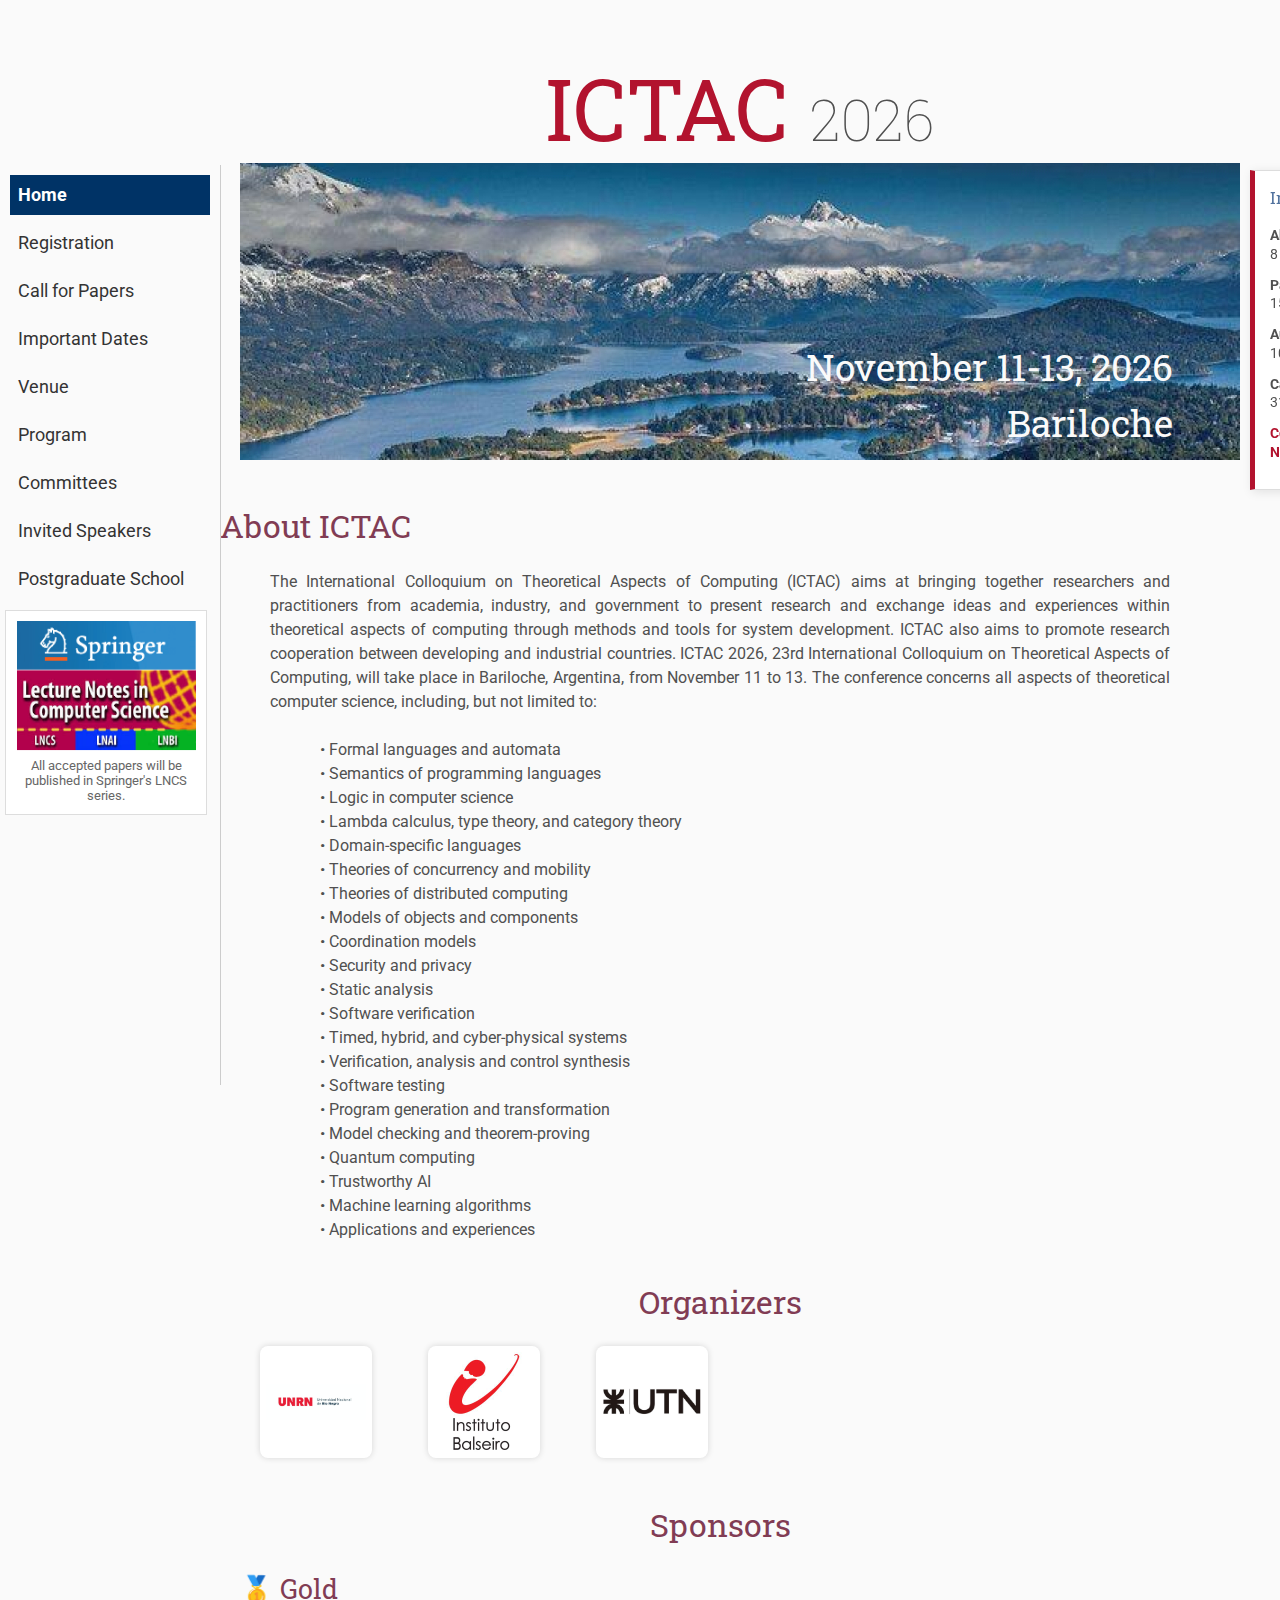
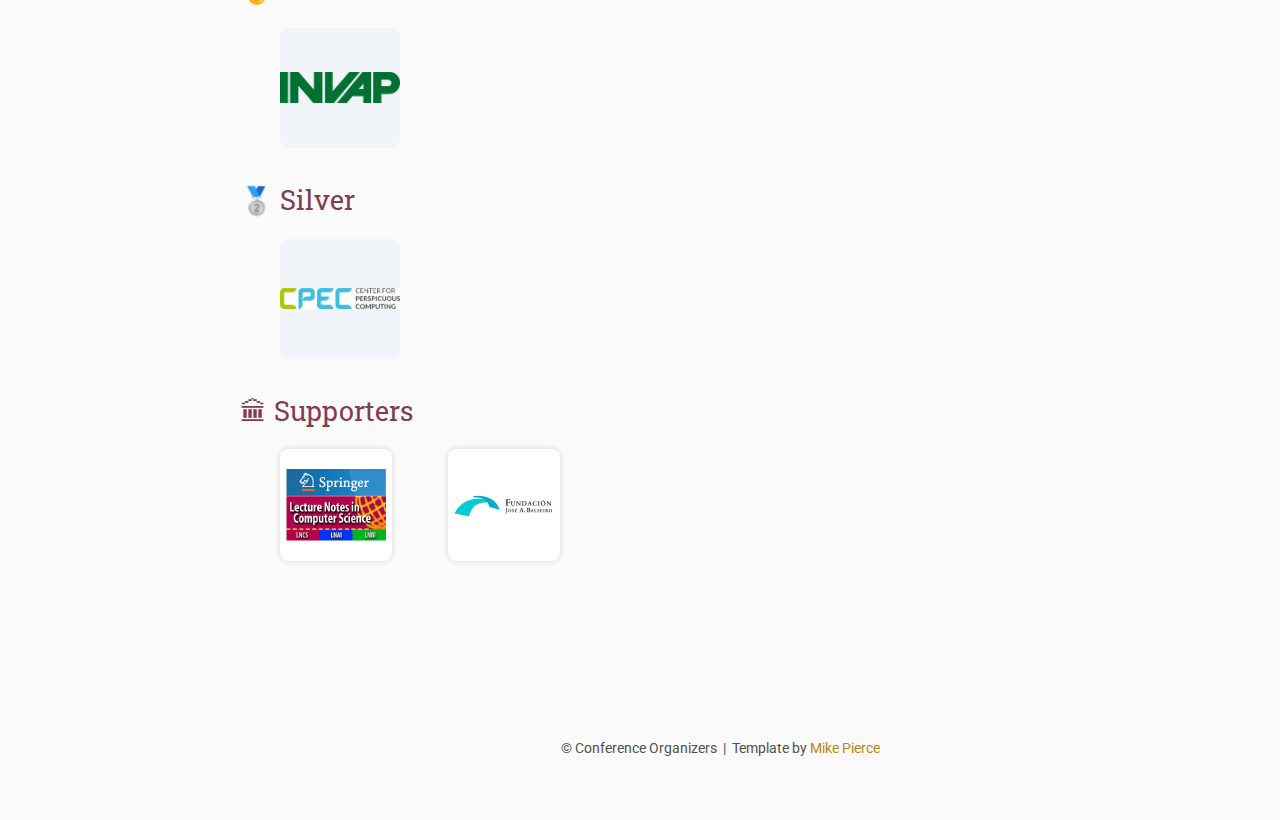
<file: index.html>
<!DOCTYPE html>
<html lang='en'>


<head>
    <base href=".">
    <link rel="shortcut icon" type="image/png" href="assets/icons/conference.svg"/>
    <link rel="stylesheet" type="text/css" media="all" href="assets/main.css"/>
    <meta name="description" content="ICTAC 2026">
    <meta name="resource-type" content="document">
    <meta name="distribution" content="global">
    <meta name="KeyWords" content="Conference">
    <meta name="viewport" content="width=device-width">
    <title>ICTAC 2026</title>
</head>

<body>

    <div class="banner">
        <img src="assets/resized_bari.jpeg" alt="ICTAC">
        <div class="top-left">
            <span class="title1">ICTAC</span><span class="title2"></span> <span class="year">2026</span>
        </div>
        <div class="bottom-right">
            November 11-13, 2026 <br> Bariloche
        </div>
    </div>

    <nav class="side-nav">
        <a href="." class="active">Home</a>
        <a href="registration">Registration</a>
        <a href="cfp">Call for Papers</a>
        <a href="dates">Important Dates</a>
        <a href="venue">Venue</a>
        <a href="program">Program</a>
        <a href="committees">Committees</a>
        <a href="speakers">Invited Speakers</a>
        <a href="school">Postgraduate School</a>
    </nav>

    
    <aside class="dates-sidebar">
        <h3>Important Dates</h3>
        <ul>
            <li><strong>Abstract Submission:</strong> <br>8 June 2026 (AoE)</li>
            <li><strong>Paper Submission:</strong> <br>15 June 2026 (AoE)</li>
            <li><strong>Author Notification:</strong> <br>10 August 2026 (AoE)</li>
            <li><strong>Camera Ready:</strong> <br>31 August 2026 (AoE)</li>
            <li class="highlight"><strong>Conference:</strong> <br>November 11–13, 2026</li>
        </ul>
    </aside>
    
    <section class="conference-content">
        <aside class="inline-support">
          <img src="assets/SpringerLNCS.png" alt="Published by Springer">
          <figcaption>All accepted papers will be published in Springer's LNCS series.</figcaption>
        </aside>
     </section>


    <h2>About ICTAC</h2>
    <p style="text-align: justify;">
        The  International Colloquium on Theoretical Aspects of Computing (ICTAC) aims at bringing together researchers and practitioners from academia, industry, and government to present research and exchange ideas and experiences within theoretical aspects of computing through methods and tools for system development. ICTAC also aims to promote research cooperation between developing and industrial countries.

        ICTAC 2026, 23rd International Colloquium on Theoretical Aspects of Computing, will take place in Bariloche, Argentina, from November 11 to 13.

        The conference concerns all aspects of theoretical computer science, including, but not limited to:
        <ul>
            <li>&bull; Formal languages and automata</li>
            <li>&bull; Semantics of programming languages</li>
            <li>&bull; Logic in computer science</li>
            <li>&bull; Lambda calculus, type theory, and category theory</li>
            <li>&bull; Domain-specific languages</li>
            <li>&bull; Theories of concurrency and mobility</li>
            <li>&bull; Theories of distributed computing</li>
            <li>&bull; Models of objects and components</li>
            <li>&bull; Coordination models</li>
            <li>&bull; Security and privacy</li>
            <li>&bull; Static analysis</li>
            <li>&bull; Software verification</li>
            <li>&bull; Timed, hybrid, and cyber-physical systems</li>
            <li>&bull; Verification, analysis and control synthesis</li>
            <li>&bull; Software testing</li>
            <li>&bull; Program generation and transformation</li>
            <li>&bull; Model checking and theorem-proving</li>
            <li>&bull; Quantum computing</li>
            <li>&bull; Trustworthy AI</li>
            <li>&bull; Machine learning algorithms</li>
            <li>&bull; Applications and experiences</li>
          </ul>
    </p>
    
    <h2 style="text-align: center;">Organizers</h2>
    <div class="org-grid" style="display:flex;gap:16px;flex-wrap:wrap;margin:12px 0">
        <a href="https://www.unrn.edu.ar/home" target="_blank">
            <img class="logo-img" src="assets/UNRN.jpg" alt="Organizer 3">
        </a>
        <a href="https://www.ib.edu.ar/" target="_blank">
        <img class="logo-img" src="assets/IB.jpg" alt="Organizer 1">
        </a>
        <a href="https://www.frc.utn.edu.ar/eabariloche/" target="_blank">
        <img class="logo-img" src="assets/UTN.jpg" alt="Organizer 2">
        </a>
    </div>
    <!-- supporters -->
    <!--
    <h2 style="text-align: center;">Sponsors</h2>
    <div class="org-grid" style="display:flex;gap:16px;flex-wrap:wrap;margin:12px 0">
        <a href="http://www.springer.com/" target="_blank">
            <img class="logo-img" src="assets/SpringerLNCS.png" alt="Springer">
        </a>
        <a href="https://www.perspicuous-computing.science/" target="_blank">
        <img class="logo-img" src="assets/Logo_CPEC.png" alt="Center for Perspicuous Computing">
        </a>
        <a href="https://fundacionbalseiro.com/" target="_blank">
        <img class="logo-img" src="assets/fundacion.balseiro.png" alt="Fundación Balseiro">
        </a>
    </div>
    -->
    <h2 style="text-align: center;">Sponsors</h2>
    <div class="sponsor-section">
        <!--
        <h3>&#128142; Diamond Sponsors</h3>
        <div class="sponsor-tier diamond">
            <div class="sponsor">
                <img src="assets/sponsor1.jpg" alt="Diamond Sponsor 1">
            </div>
        </div>
        -->
        <h3>&#129351; Gold</h3>
        <div class="tier-grid">
            <a href="https://www.invap.com.ar/" 
                target="_blank" 
                class="tier-box-gold" 
                style="background-image: url('assets/invap.png');">
            </a>
        </div>
        <h3>&#129352;  Silver</h3>
        <div class="tier-grid">
            <a href="https://www.perspicuous-computing.science/" 
                target="_blank" 
                class="tier-box-gold" 
                style="background-image: url('assets/Logo_CPEC.png');">
            </a>
        </div>
        <!--
        <h3>&#129353; Bronze</h3>
        <div class="tier-grid">
            <div class="tier-box-bronze">1000</div>
   
         </div>
        -->

        <h3>&#127963; Supporters</h3>
        <div class="org-grid" style="display:flex;gap:16px;flex-wrap:wrap;margin:12px 0">
            <a href="http://www.springer.com/" target="_blank">
                <img class="logo-img" src="assets/SpringerLNCS.png" alt="Springer">
            </a>
            <a href="https://fundacionbalseiro.com/" target="_blank">
            <img class="logo-img" src="assets/fundacion.balseiro.png" alt="Fundación Balseiro">
            </a>
        </div>
    </div>
    
    <!--
    <h2 style="text-align: center;">Sponsors</h2>
    <p>
        The organizers are grateful for support from the following sponsors:
    </p>
    <h3 style="margin-top:20px">&#128142; Platinum</h3>
    <div class="tier-grid">
    <div class="tier-box-platinum">7000</div>
    </div>
    -->
    <!--
    <div class="sponsor-section">
        <h3>&#128142; Diamond Sponsors</h3>
        <div class="sponsor-tier diamond">
            <div class="sponsor">
                <img src="assets/sponsor1.jpg" alt="Diamond Sponsor 1">
            </div>
        </div>
    -->
        <!-- Gold -->
    <!--
    <h3>&#129351; Gold</h3>
    <div class="tier-grid">
        <div class="tier-box-gold">5000</div>
        <div class="tier-box-gold">5000</div>
        <div class="tier-box-gold">5000</div>
    </div>
    -->
<!--
    <h3>&#129352;  Silver</h3>
    <div class="tier-grid">
    <div class="tier-box-silver">3000</div>
    <div class="tier-box-silver">3000</div>
    <div class="tier-box-silver">3000</div>
    <div class="tier-box-silver">3000</div>
    </div>

    <h3>&#129353; Bronze</h3>
    <div class="tier-grid">
    <div class="tier-box-bronze">1000</div>
    <div class="tier-box-bronze">1000</div>
    <div class="tier-box-bronze">1000</div>
    <div class="tier-box-bronze">1000</div>
    <div class="tier-box-bronze">1000</div>
    </div>


<h3>School sponsors</h3>
<div class="tier-grid">
<div class="tier-box-school">logo</div>
</div>
-->

    <footer>
        &copy; Conference Organizers
        &nbsp;|&nbsp; Template by <a href="https://github.com/mikepierce">Mike Pierce</a>
    </footer>

</body>
</html>
</file>
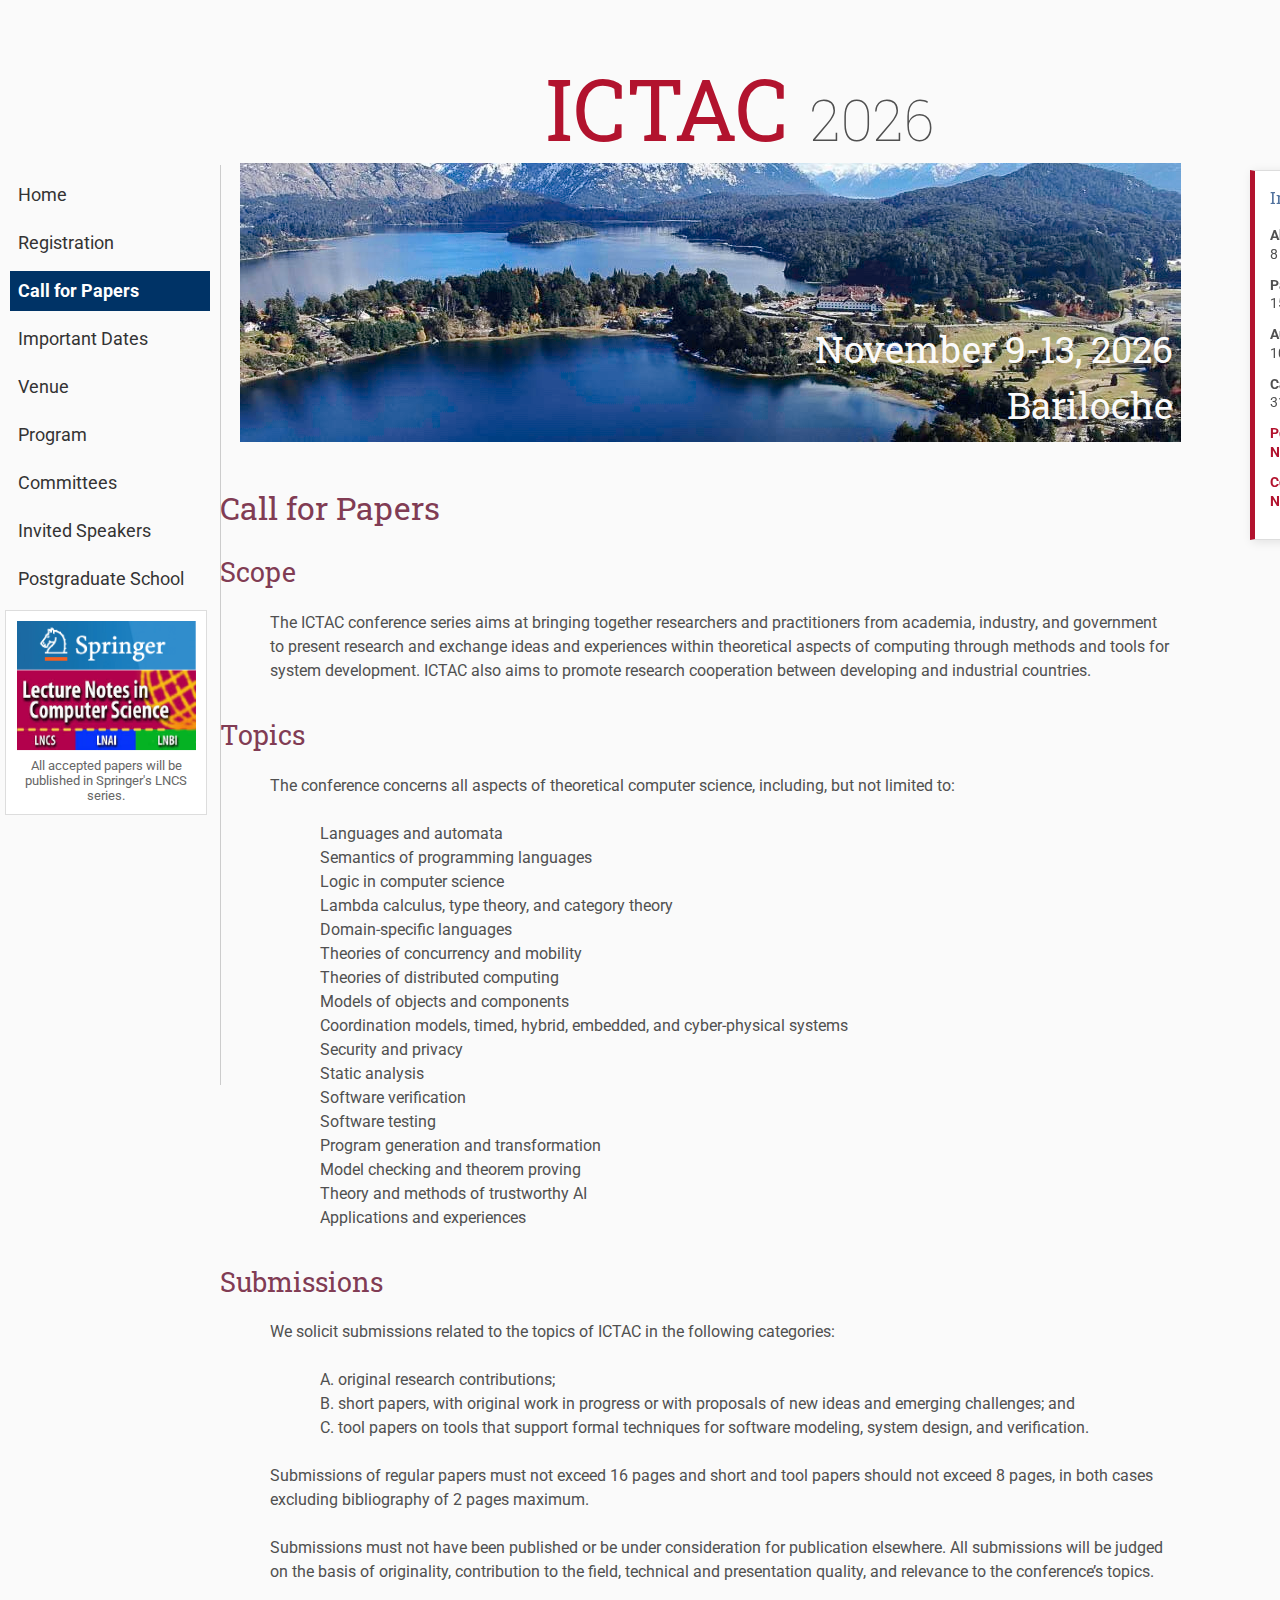
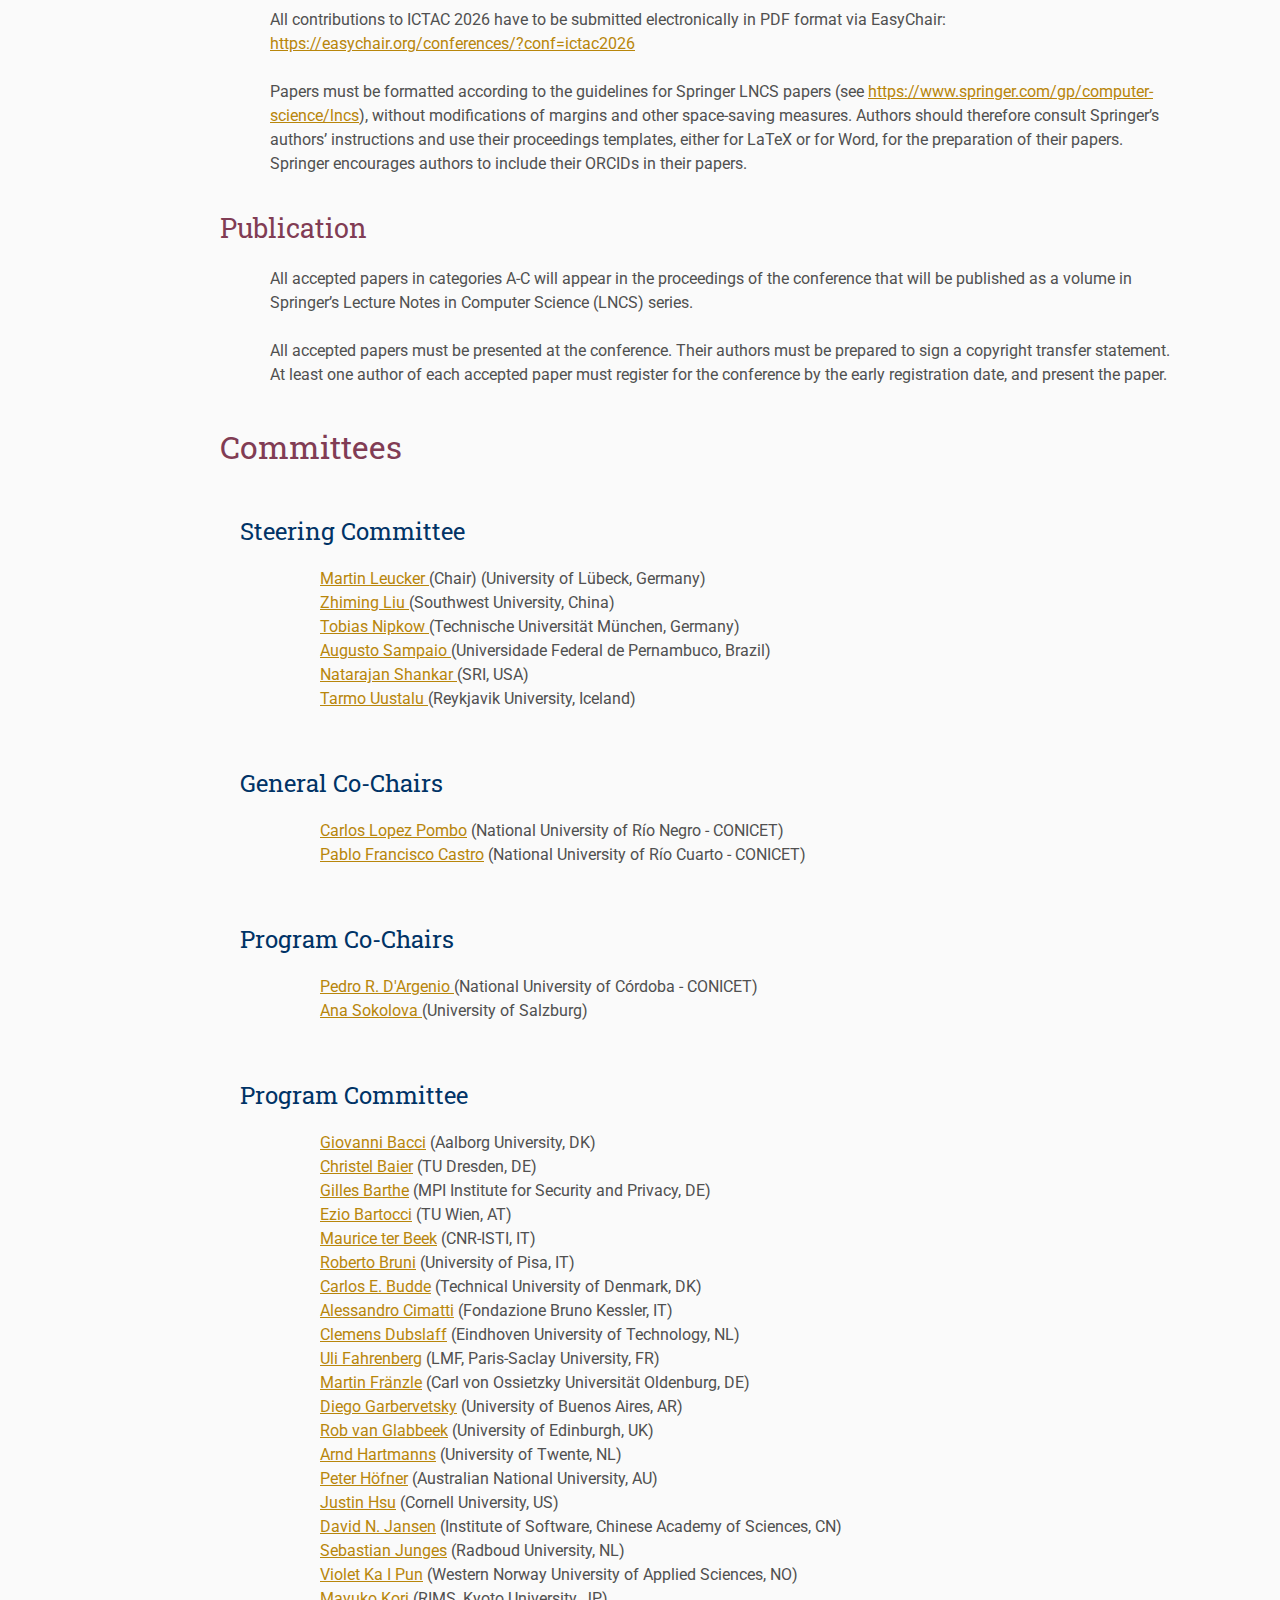
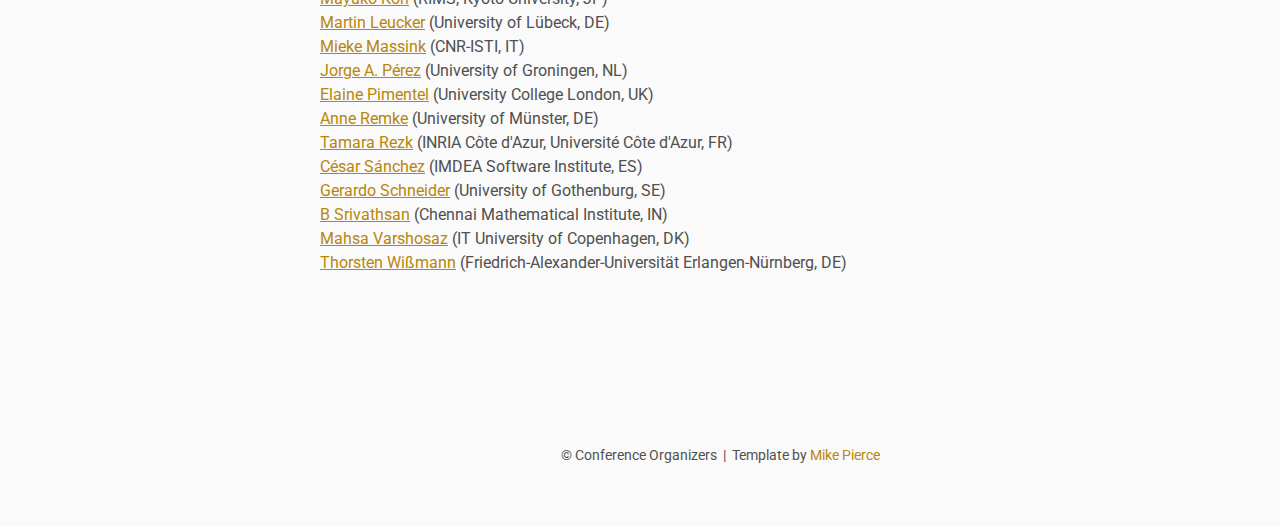
<file: cfp/index.html>
<!DOCTYPE html>
<html lang='en'>

<head>
    <base href=".">
    <link rel="shortcut icon" type="image/png" href="assets/icons/conference.svg"/>
    <link rel="stylesheet" type="text/css" media="all" href="../assets/main.css"/>
    <meta name="description" content="ICTAC 2026">
    <meta name="resource-type" content="document">
    <meta name="distribution" content="global">
    <meta name="KeyWords" content="Conference">
    <title>Conference Template</title>
</head>

<body>

    <div class="banner">
        <img src="../assets/bari-new.jpg" alt="ICTAC">
        <div class="top-left">
            <span class="title1">ICTAC</span><span class="title2"></span> <span class="year">2026</span>
        </div>
        <div class="bottom-right">
            November 9-13, 2026 <br> Bariloche
        </div>
    </div>

    <nav class="side-nav">
        <a href="../">Home</a>
        <a href="../registration">Registration</a>
        <a href="../cfp" class="active">Call for Papers</a>
        <a href="../dates">Important Dates</a>
        <a href="../venue" >Venue</a>
        <a href="../program" >Program</a>
        <a href="../committees">Committees</a>
        <a href="../speakers">Invited Speakers</a>
        <a href="../school">Postgraduate School</a>
        <a href="../workshops">Workshops</a>
    </nav>


    <aside class="dates-sidebar">
        <h3>Important Dates</h3>
        <ul>
            <li><strong>Abstract Submission:</strong> <br>8 June 2026 (AoE)</li>
            <li><strong>Paper Submission:</strong> <br>15 June 2026 (AoE)</li>
            <li><strong>Author Notification:</strong> <br>10 August 2026 (AoE)</li>
            <li><strong>Camera Ready:</strong> <br>31 August 2026 (AoE)</li>
            <li class="highlight"><strong>Postgraduate School:</strong> <br>November 9–10, 2026</li>
            <li class="highlight"><strong>Conference:</strong> <br>November 11–13, 2026</li>
        </ul>
    </aside>


    <section class="conference-content">
        <aside class="inline-support">
          <img src="../assets/SpringerLNCS.png" alt="Published by Springer">
          <figcaption>All accepted papers will be published in Springer's LNCS series.</figcaption>
        </aside>
     </section>


    <h2>Call for Papers</h2>

    <h3>Scope</h3>
    <p>The ICTAC conference series aims at bringing together researchers and practitioners from academia, industry, and government to present research and exchange ideas and experiences within theoretical aspects of computing through methods and tools for system development. ICTAC also aims to promote research cooperation between developing and industrial countries.</p>

    <h3>Topics</h3>
    <p>The conference concerns all aspects of theoretical computer science, including, but not limited to:</p>
    <ul>
        <li>Languages and automata</li>
        <li>Semantics of programming languages</li>
        <li>Logic in computer science</li>
        <li>Lambda calculus, type theory, and category theory</li>
        <li>Domain-specific languages</li>
        <li>Theories of concurrency and mobility</li>
        <li>Theories of distributed computing</li>
        <li>Models of objects and components</li>
        <li>Coordination models, timed, hybrid, embedded, and cyber-physical systems</li>
        <li>Security and privacy</li>
        <li>Static analysis</li>
        <li>Software verification</li>
        <li>Software testing</li>
        <li>Program generation and transformation</li>
        <li>Model checking and theorem proving</li>
        <li>Theory and methods of trustworthy AI</li>
        <li>Applications and experiences</li>
    </ul>

    <h3>Submissions</h3>
    <p>We solicit submissions related to the topics of ICTAC in the following categories:</p>
    <ul>
        <li>A. original research contributions;</li>
        <li>B. short papers, with original work in progress or with proposals of new ideas and emerging challenges; and</li>
        <li>C. tool papers on tools that support formal techniques for software modeling, system design, and verification.</li>
    </ul>
    <p>Submissions of regular papers must not exceed 16 pages and short and tool papers should not exceed 8 pages, in both cases excluding bibliography of 2 pages maximum.</p>
    <p>Submissions must not have been published or be under consideration for publication elsewhere. All submissions will be judged on the basis of originality, contribution to the field, technical and presentation quality, and relevance to the conference’s topics.</p>
    <p>All contributions to ICTAC 2026 have to be submitted electronically in PDF format via EasyChair: <a href="https://easychair.org/conferences/?conf=ictac2026">https://easychair.org/conferences/?conf=ictac2026</a></p>
    <p>Papers must be formatted according to the guidelines for Springer LNCS papers (see <a href="https://www.springer.com/gp/computer-science/lncs">https://www.springer.com/gp/computer-science/lncs</a>), without modifications of margins and other space-saving measures. Authors should therefore consult Springer’s authors’ instructions and use their proceedings templates, either for LaTeX or for Word, for the preparation of their papers. Springer encourages authors to include their ORCIDs in their papers.</p>

    <h3>Publication</h3>
    <p>All accepted papers in categories A-C will appear in the proceedings of the conference that will be published as a volume in Springer’s Lecture Notes in Computer Science (LNCS) series.</p>
    <p>All accepted papers must be presented at the conference. Their authors must be prepared to sign a copyright transfer statement. At least one author of each accepted paper must register for the conference by the early registration date, and present the paper.</p>

    <h2> Committees </h2>
    <div class="committee">
        <h3>Steering Committee</h3>
        <ul>
            <li><a href="https://www.isp.uni-luebeck.de/leucker"> Martin Leucker </a> (Chair) (University of Lübeck, Germany)</li>
            <li><a href="https://www.rise-swu.cn/en/liuzhiming.html"> Zhiming Liu </a> (Southwest University, China)</li>
            <li><a href="https://www.professoren.tum.de/en/nipkow-tobias"> Tobias Nipkow </a> (Technische Universität München, Germany)</li>
            <li><a href="https://www.cin.ufpe.br/~acas/"> Augusto Sampaio </a> (Universidade Federal de Pernambuco, Brazil) </li>
            <li><a href="https://www.sri.com/people/natarajan-shankar/"> Natarajan Shankar </a> (SRI, USA) </li>
            <li><a href="https://cs.ioc.ee/~tarmo/"> Tarmo Uustalu </a> (Reykjavik University, Iceland) </li>
        </ul>
    </div>
    
    <div class="committee">
        <h3>General Co-Chairs</h3>
        <ul>
            <li><a href="https://staff.dc.uba.ar/clpombo/">Carlos Lopez Pombo</a> (National University of Río Negro - CONICET)</li>
            <li><a href="https://pablofcastro.github.io">Pablo Francisco Castro</a> (National University of Río Cuarto - CONICET) </li>
        </ul>
    </div>
    
    <div class="committee">
        <h3>Program Co-Chairs</h3>
        <ul>
            <li><a href="https://cs.famaf.unc.edu.ar/~dargenio/">Pedro R. D'Argenio </a> (National University of Córdoba - CONICET)</li>
            <li><a href="https://www.cs.uni-salzburg.at/~anas/">Ana  Sokolova </a> (University of Salzburg) </li>
        </ul>
    </div>
    
    <div class="committee">
        <h3>Program Committee</h3>
        <ul>
            <li><a href="https://people.cs.aau.dk/~giovbacci/">Giovanni Bacci</a> (Aalborg University, DK)</li>
            <li><a href="https://wwwtcs.inf.tu-dresden.de/~baier/">Christel Baier</a> (TU Dresden, DE)</li>
            <li><a href="https://gbarthe.github.io/">Gilles Barthe</a> (MPI Institute for Security and Privacy, DE)</li>
            <li><a href="https://www.eziobartocci.com/">Ezio Bartocci</a> (TU Wien, AT)</li>
            <li><a href="">Maurice ter Beek</a> (CNR-ISTI, IT)</li>
            <li><a href="https://pages.di.unipi.it/bruni/">Roberto Bruni</a> (University of Pisa, IT)</li>
            <li><a href="https://www.dtu.dk/english/person/carlos-esteban-budde?id=219203&entity=profile">Carlos E. Budde</a> (Technical University of Denmark, DK)</li>
            <li><a href="https://dicenter.fbk.eu/contacts/alessandro-cimatti/">Alessandro Cimatti</a> (Fondazione Bruno Kessler, IT)</li>
            <li><a href="http://clemensdubslaff.de/">Clemens Dubslaff</a> (Eindhoven University of Technology, NL)</li>
            <li><a href="https://ulifahrenberg.github.io/">Uli Fahrenberg</a> (LMF, Paris-Saclay University, FR)</li>
            <li><a href="https://uol.de/socps/personen/prof-dr-martin-fraenzle">Martin Fränzle</a> (Carl von Ossietzky Universität Oldenburg, DE)</li>
            <li><a href="https://lafhis.dc.uba.ar/~diegog">Diego Garbervetsky</a> (University of Buenos Aires, AR)</li>
            <li><a href="https://theory.stanford.edu/~rvg/">Rob van Glabbeek</a> (University of Edinburgh, UK)</li>
            <li><a href="https://arnd.hartmanns.name/">Arnd Hartmanns</a> (University of Twente, NL)</li>
            <li><a href="http://www.hoefner-online.de/">Peter Höfner</a> (Australian National University, AU)</li>
            <li><a href="https://www.justinhsu.net/">Justin Hsu</a> (Cornell University, US)</li>
            <li><a href="">David N. Jansen</a> (Institute of Software, Chinese Academy of Sciences, CN)</li>
            <li><a href="https://www.ru.nl/en/people/junges-j">Sebastian Junges</a> (Radboud University, NL)</li>
            <li><a href="https://violet.foldr.org/">Violet Ka I Pun</a> (Western Norway University of Applied Sciences, NO)</li>
            <li><a href="https://mkori.com/">Mayuko Kori</a> (RIMS, Kyoto University, JP)</li>
            <li><a href="https://www.isp.uni-luebeck.de/leucker">Martin Leucker</a> (University of Lübeck, DE)</li>
            <li><a href="http://www1.isti.cnr.it/~Massink/">Mieke Massink</a> (CNR-ISTI, IT)</li>
            <li><a href="https://www.jperez.nl/">Jorge A. Pérez</a> (University of Groningen, NL)</li>
            <li><a href="https://sites.google.com/site/elainepimentel/">Elaine Pimentel</a> (University College London, UK)</li>
            <li><a href="https://www.uni-muenster.de/Informatik.AGRemke/personen/prof.dr.anneremke/">Anne Remke</a> (University of Münster, DE)</li>
            <li><a href="https://www-sop.inria.fr/everest/Tamara.Rezk/">Tamara Rezk</a> (INRIA Côte d'Azur, Université Côte d'Azur, FR)</li>
            <li><a href="https://software.imdea.org/~cesar/">César Sánchez</a> (IMDEA Software Institute, ES)</li>
            <li><a href="https://www.cse.chalmers.se/~gersch/">Gerardo Schneider</a> (University of Gothenburg, SE)</li>
            <li><a href="https://www.cmi.ac.in/~sri/">B Srivathsan</a> (Chennai Mathematical Institute, IN)</li>
            <li><a href="https://mahsavarshosaz.net/">Mahsa Varshosaz</a> (IT University of Copenhagen, DK)</li>
            <li><a href="https://thorsten-wissmann.de/">Thorsten Wißmann</a> (Friedrich-Alexander-Universität Erlangen-Nürnberg, DE)</li>
          </ul>
    </div>
    <!--
    <!--
    <iframe class="registration" src="EMBED LINK FOR GOOGLE FORM HERE"></iframe>
    -->

    <footer>
        &copy; Conference Organizers
        &nbsp;|&nbsp; Template by <a href="https://github.com/mikepierce">Mike Pierce</a>
    </footer>

</body>
</html>
</file>
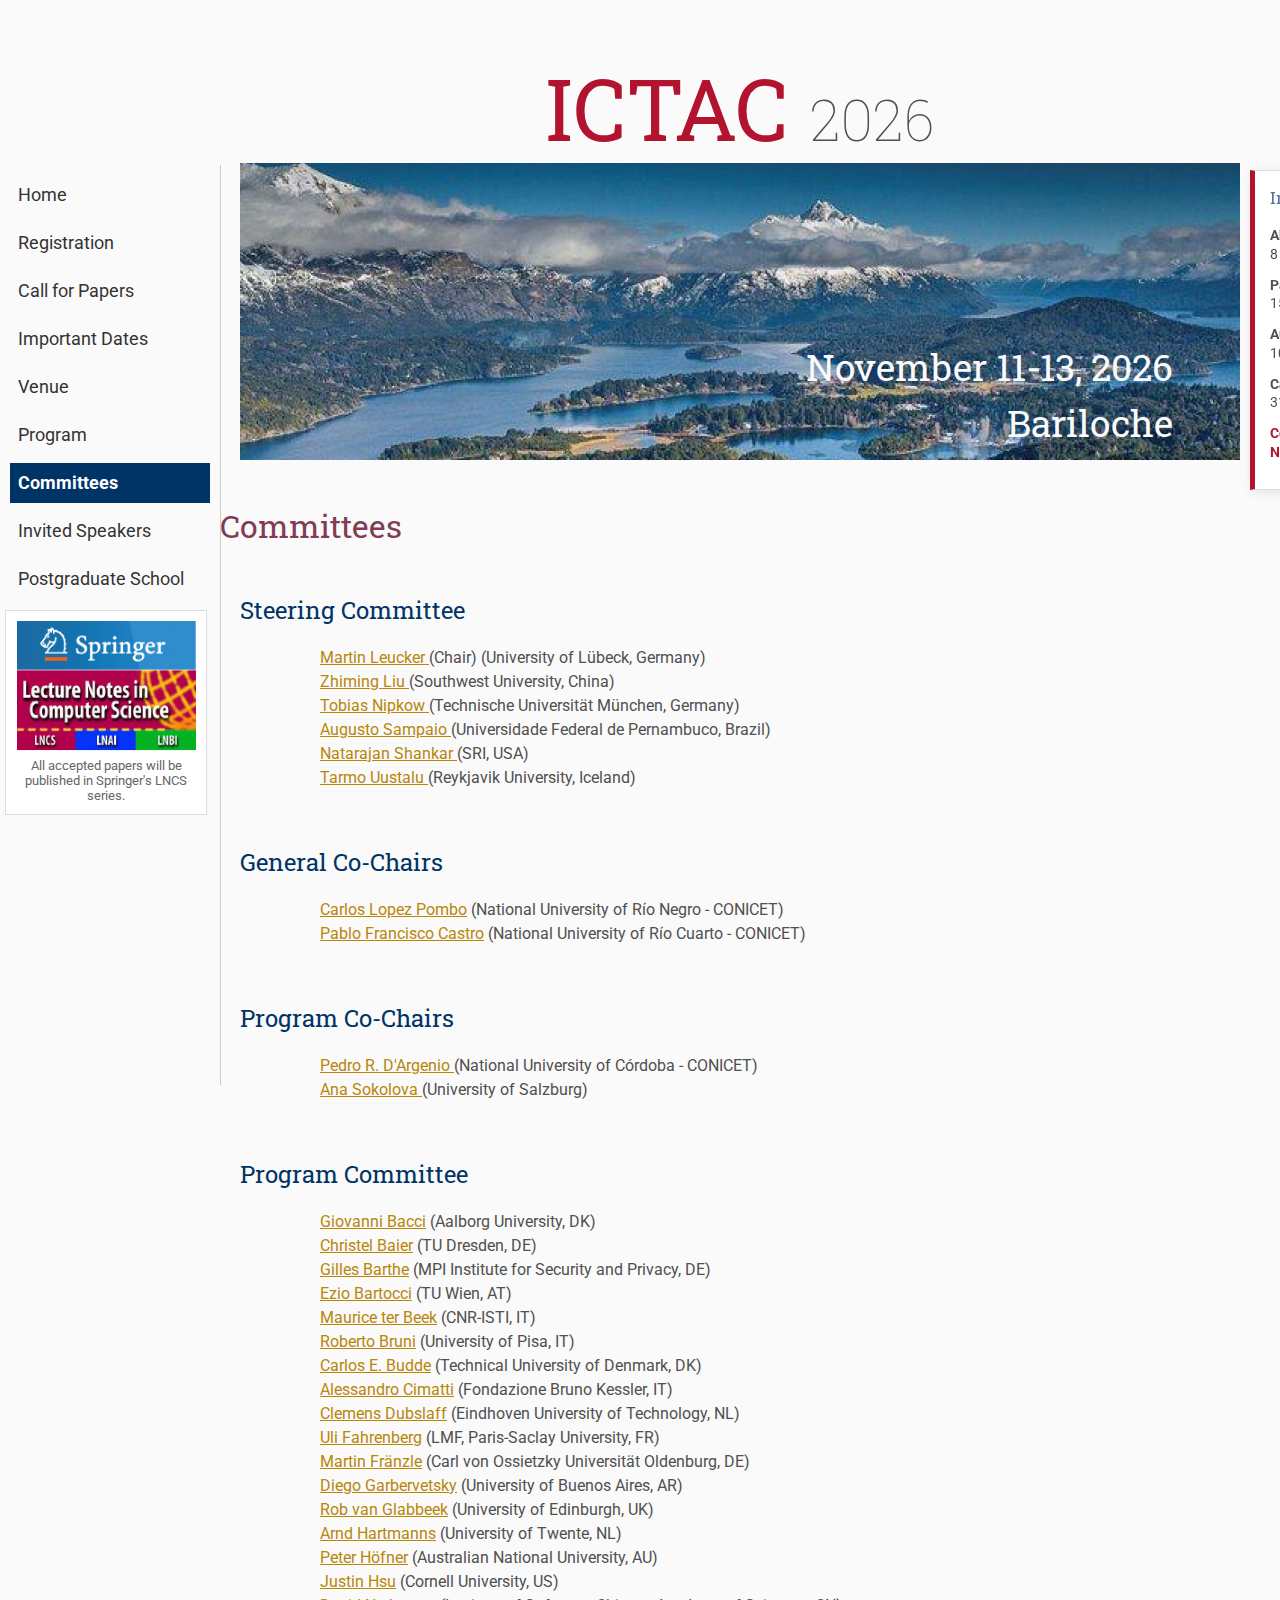
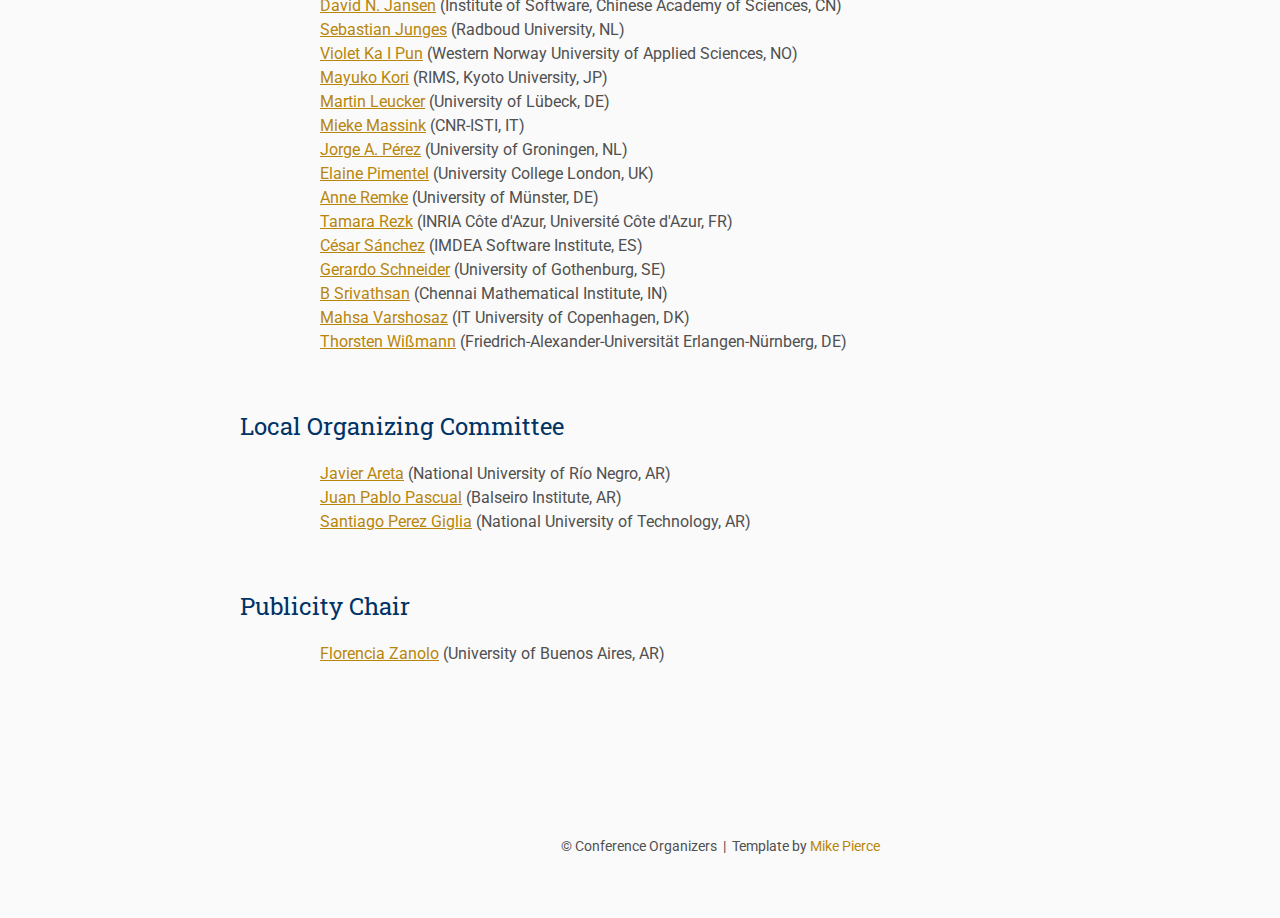
<file: committees/index.html>
<!DOCTYPE html>
<html lang='en'>

<head>
    <base href=".">
    <link rel="shortcut icon" type="image/png" href="assets/icons/conference.svg"/>
    <link rel="stylesheet" type="text/css" media="all" href="../assets/main.css"/>
    <meta name="description" content="ICTAC 2026">
    <meta name="resource-type" content="document">
    <meta name="distribution" content="global">
    <meta name="KeyWords" content="Conference">
    <title>ICTAC 2026</title>
</head>

<body>

    <div class="banner">
        <img src="../assets/resized_bari.jpeg" alt="ICTAC">
        <div class="top-left">
            <span class="title1">ICTAC</span><span class="title2"></span> <span class="year">2026</span>
        </div>
        <div class="bottom-right">
            November 11-13, 2026 <br> Bariloche
        </div>
    </div>

    <nav class="side-nav">
        <a href="../">Home</a>
        <a href="../registration">Registration</a>
        <a href="../cfp">Call for Papers</a>
        <a href="../dates">Important Dates</a>
        <a href="../venue">Venue</a>
        <a href="../program">Program</a>
        <a href="../committees"  class="active">Committees</a>
        <a href="../speakers">Invited Speakers</a>
        <a href="../school">Postgraduate School</a>
    </nav>

    
    <aside class="dates-sidebar">
        <h3>Important Dates</h3>
        <ul>
            <li><strong>Abstract Submission:</strong> <br>8 June 2026 (AoE)</li>
            <li><strong>Paper Submission:</strong> <br>15 June 2026 (AoE)</li>
            <li><strong>Author Notification:</strong> <br>10 August 2026 (AoE)</li>
            <li><strong>Camera Ready:</strong> <br>31 August 2026 (AoE)</li>
            <li class="highlight"><strong>Conference:</strong> <br>November 11–13, 2026</li>
        </ul>
    </aside>


    <section class="conference-content">
        <aside class="inline-support">
          <img src="../assets/SpringerLNCS.png" alt="Published by Springer">
          <figcaption>All accepted papers will be published in Springer's LNCS series.</figcaption>
        </aside>
     </section>


    <h2> Committees </h2>
    <div class="committee">
        <h3>Steering Committee</h3>
        <ul>
            <li><a href="https://www.isp.uni-luebeck.de/leucker"> Martin Leucker </a> (Chair) (University of Lübeck, Germany)</li>
            <li><a href="https://www.rise-swu.cn/en/liuzhiming.html"> Zhiming Liu </a> (Southwest University, China)</li>
            <li><a href="https://www.professoren.tum.de/en/nipkow-tobias"> Tobias Nipkow </a> (Technische Universität München, Germany)</li>
            <li><a href="https://www.cin.ufpe.br/~acas/"> Augusto Sampaio </a> (Universidade Federal de Pernambuco, Brazil) </li>
            <li><a href="https://www.sri.com/people/natarajan-shankar/"> Natarajan Shankar </a> (SRI, USA) </li>
            <li><a href="https://cs.ioc.ee/~tarmo/"> Tarmo Uustalu </a> (Reykjavik University, Iceland) </li>
        </ul>
    </div>
    
    <div class="committee">
        <h3>General Co-Chairs</h3>
        <ul>
            <li><a href="https://staff.dc.uba.ar/clpombo/">Carlos Lopez Pombo</a> (National University of Río Negro - CONICET)</li>
            <li><a href="https://pablofcastro.github.io">Pablo Francisco Castro</a> (National University of Río Cuarto - CONICET) </li>
        </ul>
    </div>
    
    <div class="committee">
        <h3>Program Co-Chairs</h3>
        <ul>
            <li><a href="https://cs.famaf.unc.edu.ar/~dargenio/">Pedro R. D'Argenio </a> (National University of Córdoba - CONICET)</li>
            <li><a href="https://www.cs.uni-salzburg.at/~anas/">Ana  Sokolova </a> (University of Salzburg) </li>
        </ul>
    </div>
    
    <div class="committee">
        <h3>Program Committee</h3>
        <ul>
            <li><a href="https://people.cs.aau.dk/~giovbacci/">Giovanni Bacci</a> (Aalborg University, DK)</li>
            <li><a href="https://wwwtcs.inf.tu-dresden.de/~baier/">Christel Baier</a> (TU Dresden, DE)</li>
            <li><a href="https://gbarthe.github.io/">Gilles Barthe</a> (MPI Institute for Security and Privacy, DE)</li>
            <li><a href="https://www.eziobartocci.com/">Ezio Bartocci</a> (TU Wien, AT)</li>
            <li><a href="">Maurice ter Beek</a> (CNR-ISTI, IT)</li>
            <li><a href="https://pages.di.unipi.it/bruni/">Roberto Bruni</a> (University of Pisa, IT)</li>
            <li><a href="https://www.dtu.dk/english/person/carlos-esteban-budde?id=219203&entity=profile">Carlos E. Budde</a> (Technical University of Denmark, DK)</li>
            <li><a href="https://dicenter.fbk.eu/contacts/alessandro-cimatti/">Alessandro Cimatti</a> (Fondazione Bruno Kessler, IT)</li>
            <li><a href="http://clemensdubslaff.de/">Clemens Dubslaff</a> (Eindhoven University of Technology, NL)</li>
            <li><a href="https://ulifahrenberg.github.io/">Uli Fahrenberg</a> (LMF, Paris-Saclay University, FR)</li>
            <li><a href="https://uol.de/socps/personen/prof-dr-martin-fraenzle">Martin Fränzle</a> (Carl von Ossietzky Universität Oldenburg, DE)</li>
            <li><a href="https://lafhis.dc.uba.ar/~diegog">Diego Garbervetsky</a> (University of Buenos Aires, AR)</li>
            <li><a href="https://theory.stanford.edu/~rvg/">Rob van Glabbeek</a> (University of Edinburgh, UK)</li>
            <li><a href="https://arnd.hartmanns.name/">Arnd Hartmanns</a> (University of Twente, NL)</li>
            <li><a href="http://www.hoefner-online.de/">Peter Höfner</a> (Australian National University, AU)</li>
            <li><a href="https://www.justinhsu.net/">Justin Hsu</a> (Cornell University, US)</li>
            <li><a href="">David N. Jansen</a> (Institute of Software, Chinese Academy of Sciences, CN)</li>
            <li><a href="https://www.ru.nl/en/people/junges-j">Sebastian Junges</a> (Radboud University, NL)</li>
            <li><a href="https://violet.foldr.org/">Violet Ka I Pun</a> (Western Norway University of Applied Sciences, NO)</li>
            <li><a href="https://mkori.com/">Mayuko Kori</a> (RIMS, Kyoto University, JP)</li>
            <li><a href="https://www.isp.uni-luebeck.de/leucker">Martin Leucker</a> (University of Lübeck, DE)</li>
            <li><a href="http://www1.isti.cnr.it/~Massink/">Mieke Massink</a> (CNR-ISTI, IT)</li>
            <li><a href="https://www.jperez.nl/">Jorge A. Pérez</a> (University of Groningen, NL)</li>
            <li><a href="https://sites.google.com/site/elainepimentel/">Elaine Pimentel</a> (University College London, UK)</li>
            <li><a href="https://www.uni-muenster.de/Informatik.AGRemke/personen/prof.dr.anneremke/">Anne Remke</a> (University of Münster, DE)</li>
            <li><a href="https://www-sop.inria.fr/everest/Tamara.Rezk/">Tamara Rezk</a> (INRIA Côte d'Azur, Université Côte d'Azur, FR)</li>
            <li><a href="https://software.imdea.org/~cesar/">César Sánchez</a> (IMDEA Software Institute, ES)</li>
            <li><a href="https://www.cse.chalmers.se/~gersch/">Gerardo Schneider</a> (University of Gothenburg, SE)</li>
            <li><a href="https://www.cmi.ac.in/~sri/">B Srivathsan</a> (Chennai Mathematical Institute, IN)</li>
            <li><a href="https://mahsavarshosaz.net/">Mahsa Varshosaz</a> (IT University of Copenhagen, DK)</li>
            <li><a href="https://thorsten-wissmann.de/">Thorsten Wißmann</a> (Friedrich-Alexander-Universität Erlangen-Nürnberg, DE)</li>
          </ul>
    </div>
    <!--
    <div class="committee">
        <h3>Organizing Committee</h3>
        <ul>
            <li>TBA</li>
        </ul>
    </div>
    -->
    <!--
    <iframe class="registration" src="EMBED LINK FOR GOOGLE FORM HERE"></iframe>
    -->
    <div class="committee">
        <h3>Local Organizing Committee</h3>
        <ul>
            <li><a href="">Javier Areta</a> (National University of Río Negro, AR)</li>
            <li><a href="">Juan Pablo Pascual</a> (Balseiro Institute, AR) </li>
            <li><a href="">Santiago Perez Giglia</a> (National University of Technology, AR) </li>
        </ul>
    </div>
    <div class="committee">
        <h3>Publicity Chair</h3>
        <ul>
            <li><a href="https://lafhis.dc.uba.ar/~fzanollo">Florencia Zanolo</a> (University of Buenos Aires, AR)</li>
        </ul>
    </div>

    <footer>
        &copy; Conference Organizers
        &nbsp;|&nbsp; Template by <a href="https://github.com/mikepierce">Mike Pierce</a>
    </footer>

</body>
</html>
</file>
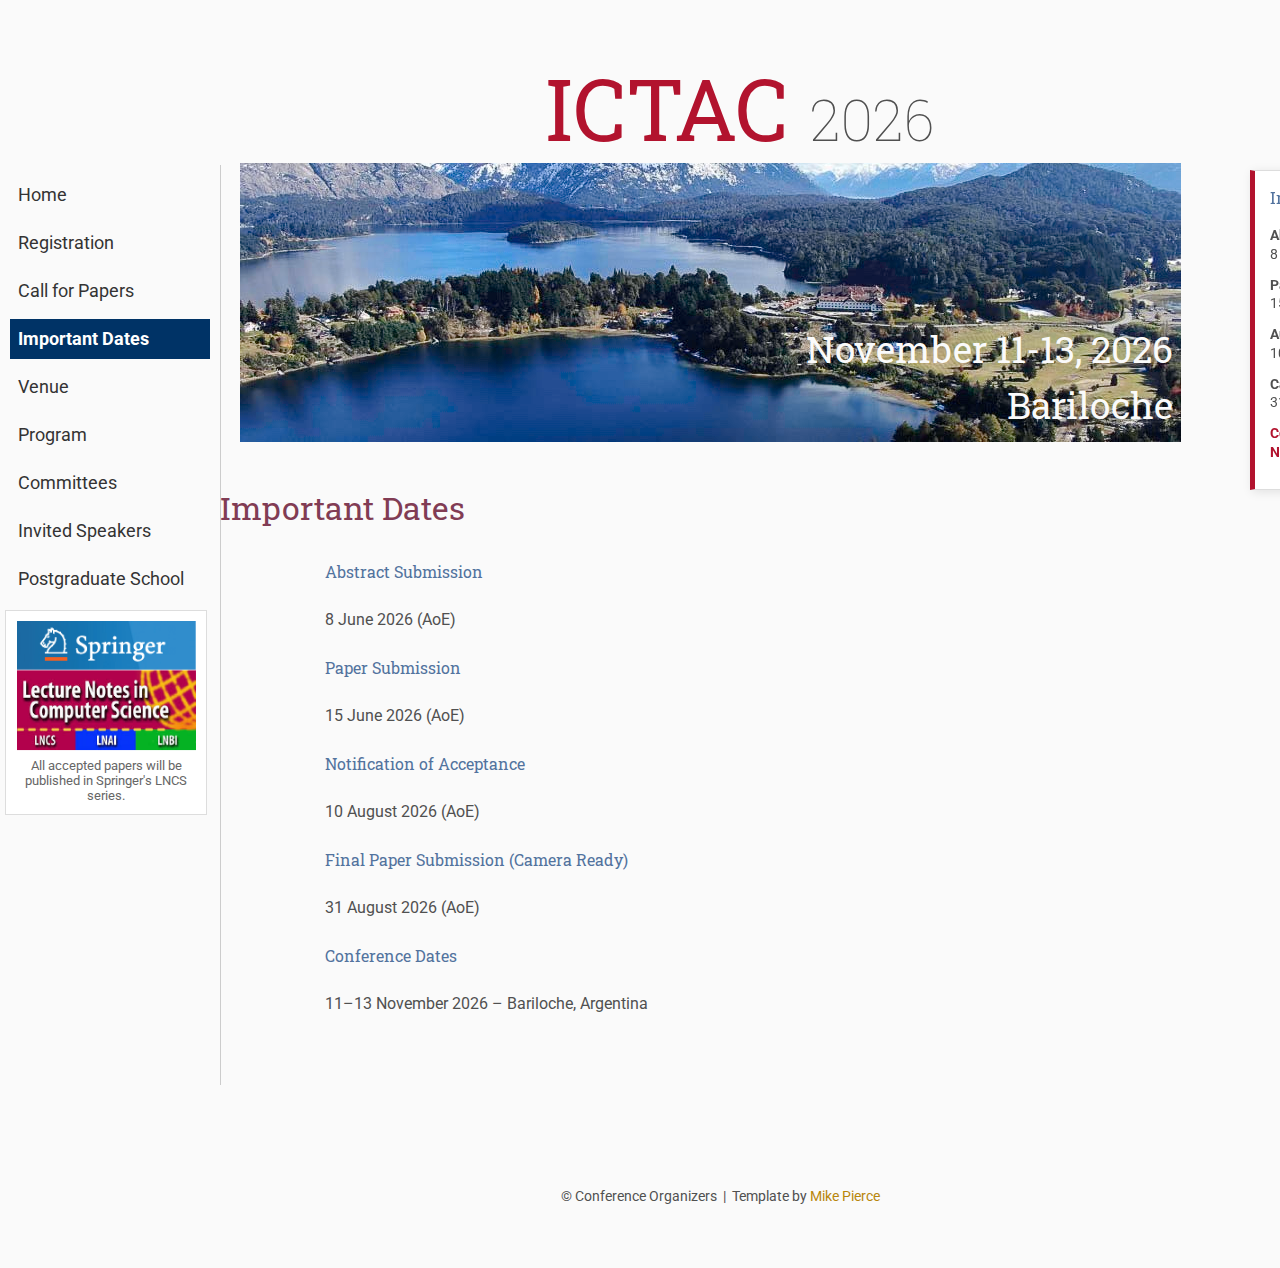
<file: dates/index.html>
<!DOCTYPE html>
<html lang='en'>

<head>
    <base href=".">
    <link rel="shortcut icon" type="image/png" href="assets/icons/conference.svg"/>
    <link rel="stylesheet" type="text/css" media="all" href="../assets/main.css"/>
    <meta name="description" content="ICTAC 2026">
    <meta name="resource-type" content="document">
    <meta name="distribution" content="global">
    <meta name="KeyWords" content="Conference">
    <title>Conference Template</title>
</head>

<body>

    <div class="banner">
        <img src="../assets/bari-new.jpg" alt="ICTAC">
        <div class="top-left">
            <span class="title1">ICTAC</span><span class="title2"></span> <span class="year">2026</span>
        </div>
        <div class="bottom-right">
            November 11-13, 2026 <br> Bariloche
        </div>
    </div>

    <nav class="side-nav">
        <a href="../">Home</a>
        <a href="../registration">Registration</a>
        <a href="../cfp">Call for Papers</a>
        <a href="../dates"  class="active">Important Dates</a>
        <a href="../venue">Venue</a>
        <a href="../program">Program</a>
        <a href="../committees">Committees</a>
        <a href="../speakers">Invited Speakers</a>
        <a href="../school">Postgraduate School</a>
    </nav>


    <aside class="dates-sidebar">
        <h3>Important Dates</h3>
        <ul>
            <li><strong>Abstract Submission:</strong> <br>8 June 2026 (AoE)</li>
            <li><strong>Paper Submission:</strong> <br>15 June 2026 (AoE)</li>
            <li><strong>Author Notification:</strong> <br>10 August 2026 (AoE)</li>
            <li><strong>Camera Ready:</strong> <br>31 August 2026 (AoE)</li>
            <li class="highlight"><strong>Conference:</strong> <br>November 11–13, 2026</li>
        </ul>
    </aside>


    <section class="conference-content">
        <aside class="inline-support">
          <img src="../assets/SpringerLNCS.png" alt="Published by Springer">
          <figcaption>All accepted papers will be published in Springer's LNCS series.</figcaption>
        </aside>
     </section>

    <h2>Important Dates</h2>
    <div class="dates-section">
        <h3>Abstract Submission</h3>
        <p>8 June 2026 (AoE)</p>
        
        <h3>Paper Submission</h3>
        <p>15 June 2026 (AoE)</p>
        
        <h3>Notification of Acceptance</h3>
        <p>10 August 2026 (AoE)</p>
        
        <h3>Final Paper Submission (Camera Ready)</h3>
        <p>31 August 2026 (AoE)</p>
        
        <h3>Conference Dates</h3>
        <p>11–13 November 2026 – Bariloche, Argentina</p>
    </div>
    <!--
    <iframe class="registration" src="EMBED LINK FOR GOOGLE FORM HERE"></iframe>
    -->

    <footer>
        &copy; Conference Organizers
        &nbsp;|&nbsp; Template by <a href="https://github.com/mikepierce">Mike Pierce</a>
    </footer>

</body>
</html>
</file>
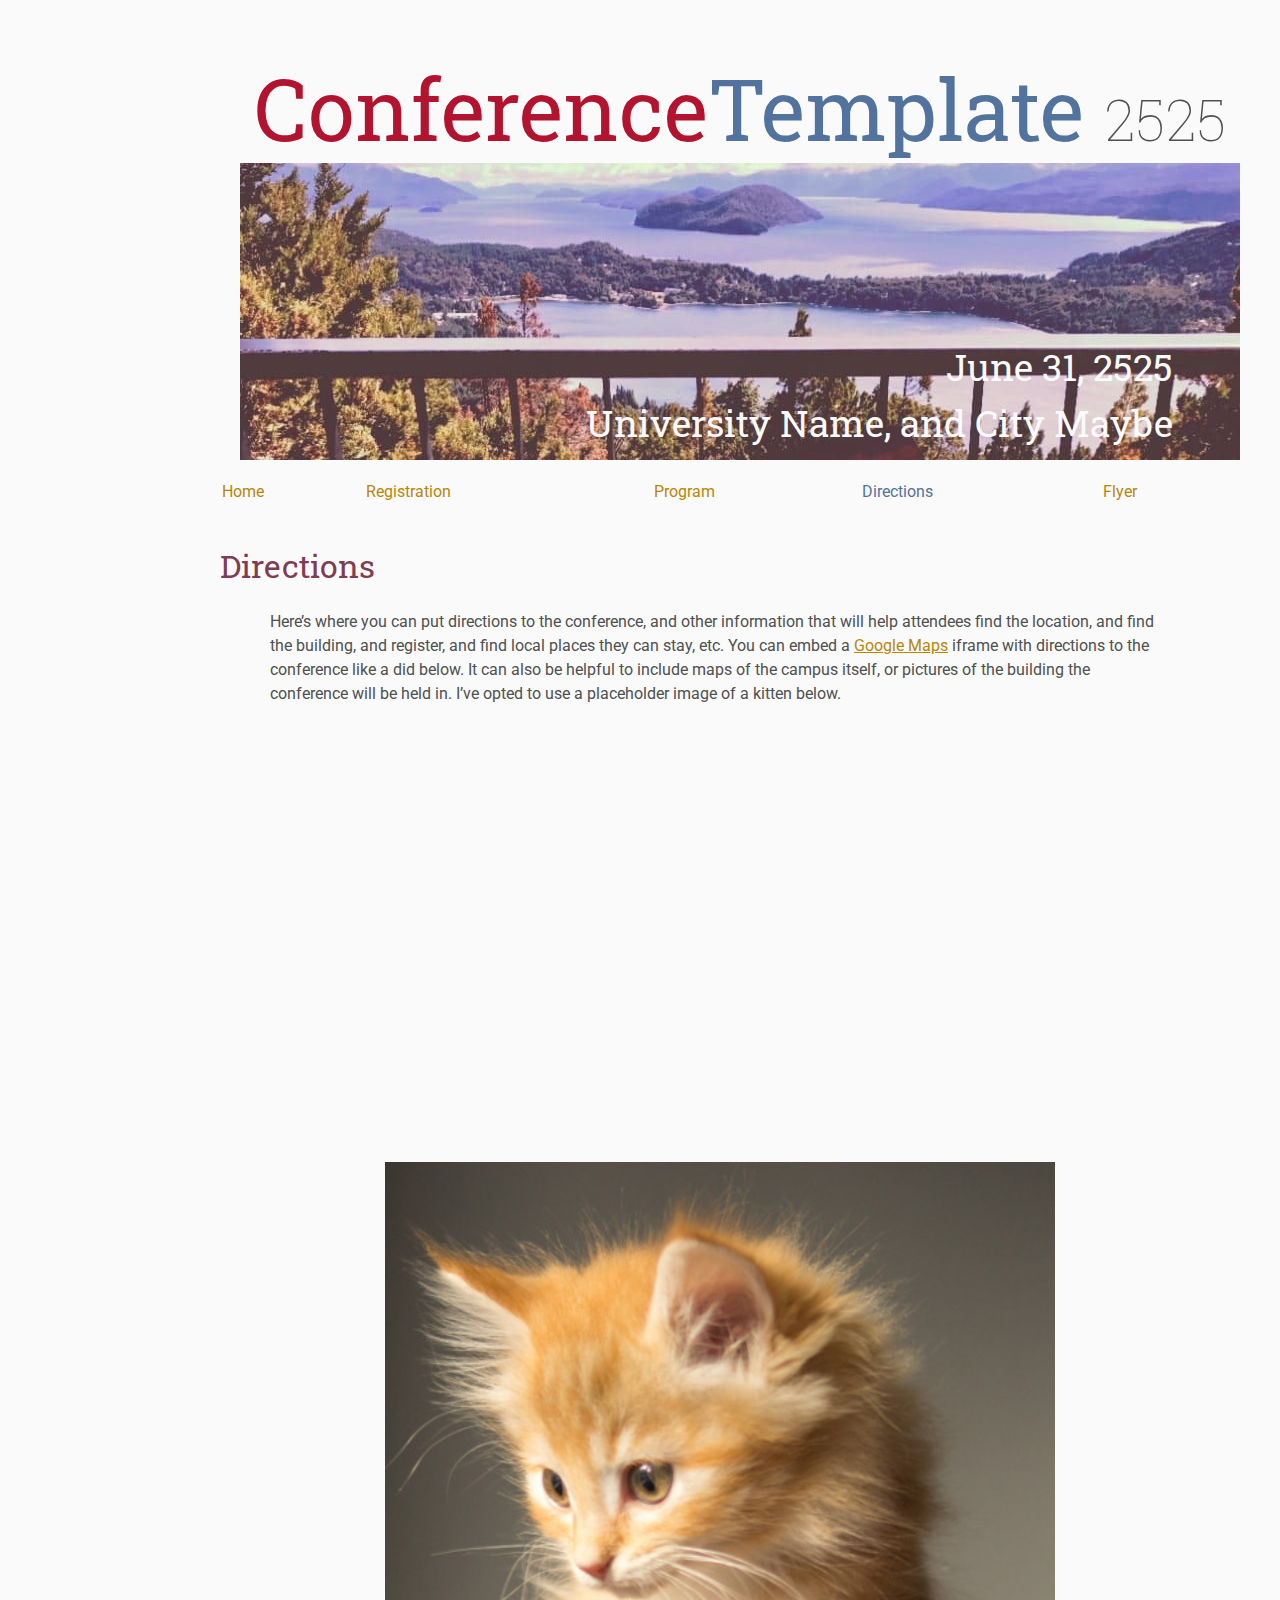
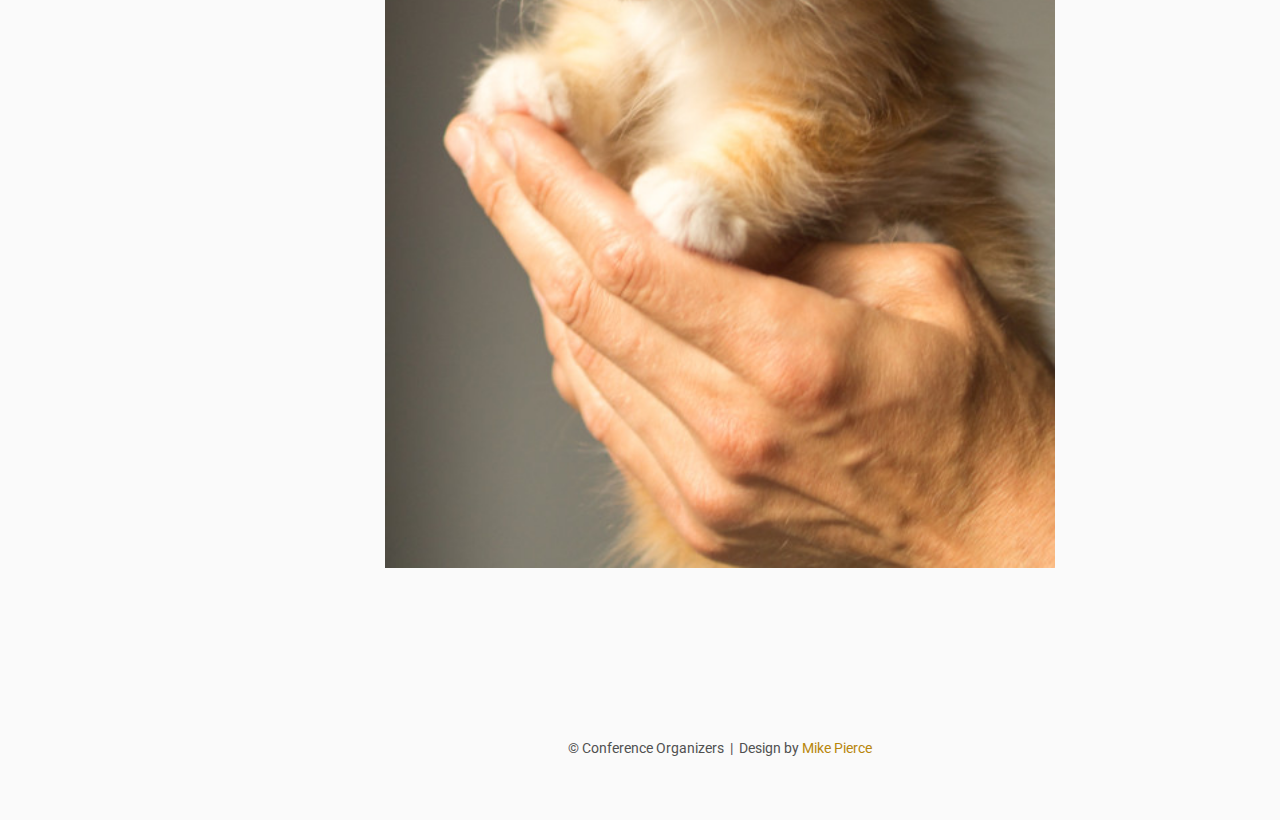
<file: directions/index.html>
<!DOCTYPE html>
<html lang='en'>

<head>
    <base href="..">
    <link rel="shortcut icon" type="image/png" href="assets/favicon.png"/>
    <link rel="stylesheet" type="text/css" media="all" href="assets/main.css"/>
    <meta name="description" content="Conference Template">
    <meta name="resource-type" content="document">
    <meta name="distribution" content="global">
    <meta name="KeyWords" content="Conference">
    <title>Directions | Conference Template</title>
</head>

<body>

    <div class="banner">
        <img src="assets/banner.jpg" alt="Conference Template Banner">
        <div class="top-left">
            <span class="title1">Conference</span><span class="title2">Template</span> <span class="year">2525</span>
        </div>
        <div class="bottom-right">
            June 31, 2525 <br> University Name, and City Maybe
        </div>
    </div>

    <table class="navigation">
        <tr>
            <td class="navigation">
                <a title="Conference Home Page" href=".">Home</a>
            </td>
            <td class="navigation">
                <a title="Register for the Conference" href="registration">Registration</a>
            </td>
            <td class="navigation">
                <a title="Conference Program" href="program">Program</a> 
            </td>
            <td class="navigation">
                <a class="current" title="Directions to the Conference" href="directions">Directions</a>
            </td>
            <td class="navigation">
                <a title="Conference Flyer" href="flyer">Flyer</a>
            </td>
        </tr>
    </table>


    <h2>Directions</h2>
    <p>
        Here&rsquo;s where you can put directions to the conference,
        and other information that will help attendees find the location,
        and find the building, and register, and find local places they can stay, etc.
        You can embed a <a href="https://www.google.com/maps">Google Maps</a> iframe
        with directions to the conference like a did below.
        It can also be helpful to include maps of the campus itself,
        or pictures of the building the conference will be held in.
        I&rsquo;ve opted to use a placeholder image of a kitten below.
    </p>

    <iframe class="directions" src="https://www.google.com/maps/embed?pb=!1m18!1m12!1m3!1d134998.56138929052!2d-121.98776790326531!3d37.869213445646146!2m3!1f0!2f0!3f0!3m2!1i1024!2i768!4f13.1!3m3!1m2!1s0x808ff431db2f96d1%3A0x8b99d90a20aa67de!2sMt+Diablo!5e0!3m2!1sen!2sus!4v1561787340910!5m2!1sen!2sus"></iframe>

    <img class="center" src="assets/kitten4.jpg" alt="This is just a kitten right now" id="kitten">

    <footer>
        &copy; Conference Organizers
        &nbsp;|&nbsp; Design by <a href="https://github.com/mikepierce">Mike Pierce</a>
    </footer>

</body>
</html>
</file>
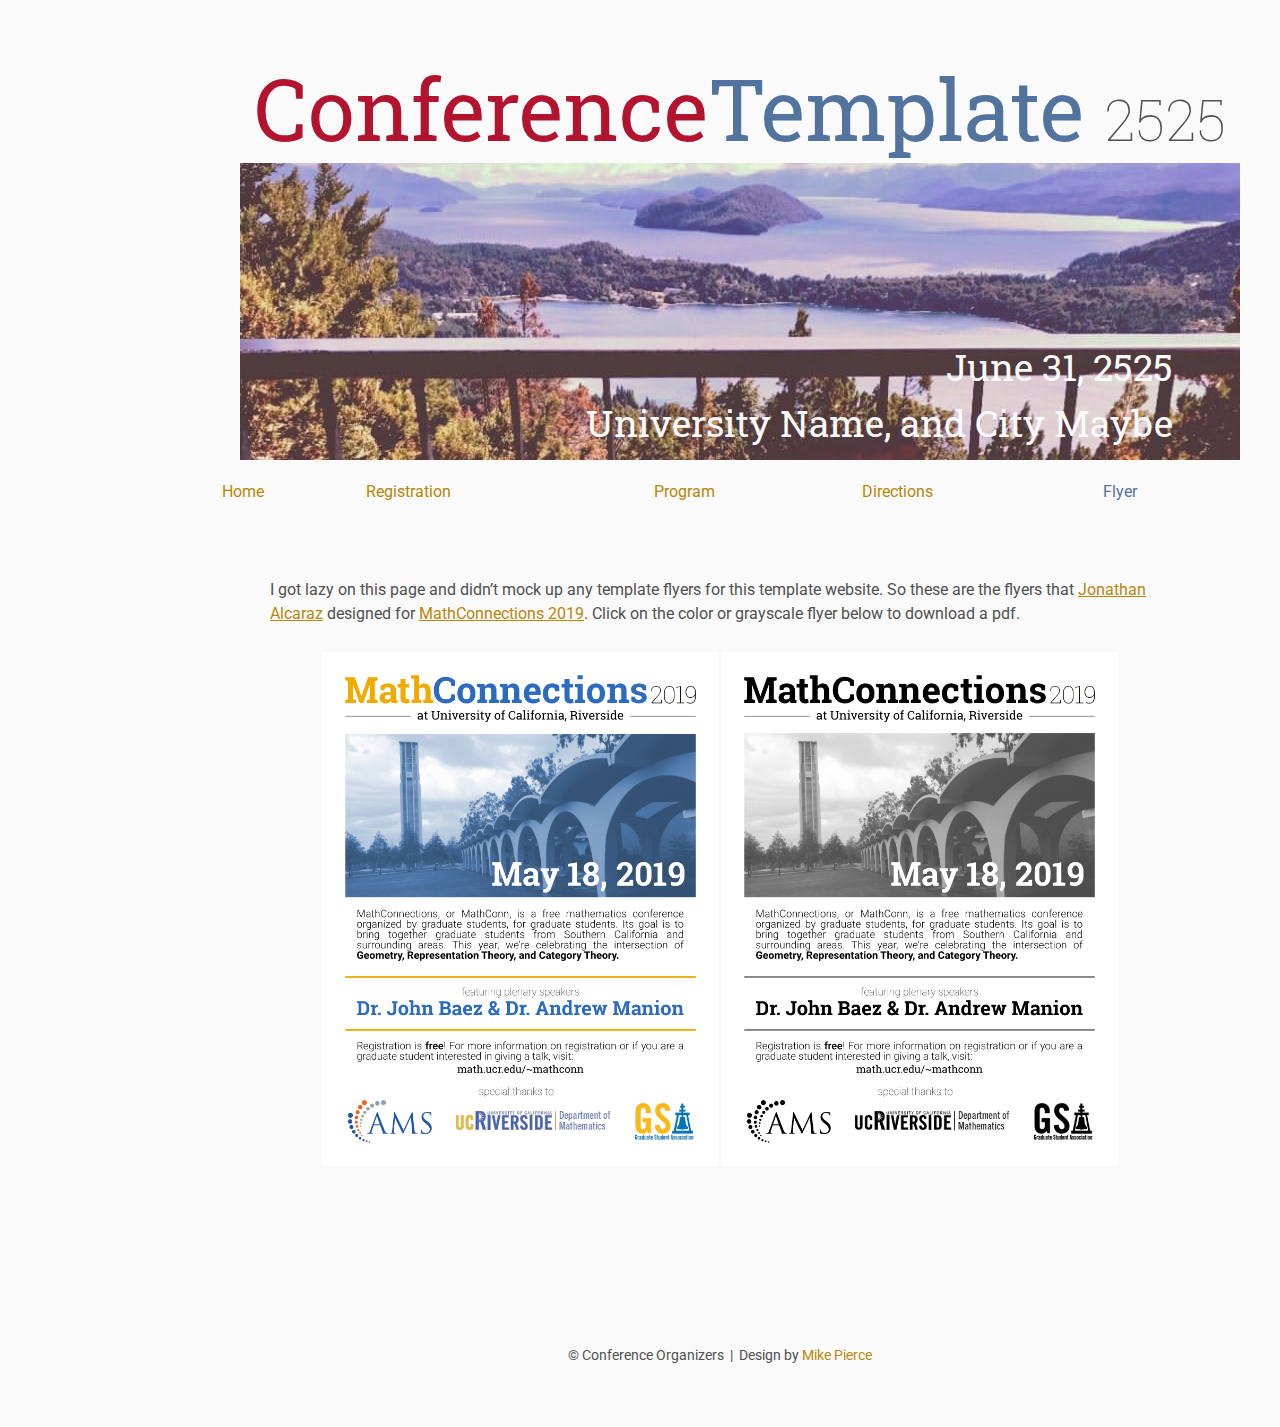
<file: flyer/index.html>
<!DOCTYPE html>
<html lang='en'>

<head>
    <base href="..">
    <link rel="shortcut icon" type="image/png" href="assets/favicon.png"/>
    <link rel="stylesheet" type="text/css" media="all" href="assets/main.css"/>
    <meta name="description" content="Conference Template">
    <meta name="resource-type" content="document">
    <meta name="distribution" content="global">
    <meta name="KeyWords" content="Conference">
    <title>Flyer | Conference Template</title>
</head>

<body>

    <div class="banner">
        <img src="assets/banner.jpg" alt="Conference Template Banner">
        <div class="top-left">
            <span class="title1">Conference</span><span class="title2">Template</span> <span class="year">2525</span>
        </div>
        <div class="bottom-right">
            June 31, 2525 <br> University Name, and City Maybe
        </div>
    </div>

    <table class="navigation">
        <tr>
            <td class="navigation">
                <a title="Conference Home Page" href=".">Home</a>
            </td>
            <td class="navigation">
                <a title="Register for the Conference" href="registration">Registration</a>
            </td>
            <td class="navigation">
                <a title="Conference Program" href="program">Program</a> 
            </td>
            <td class="navigation">
                <a title="Directions to the Conference" href="directions">Directions</a>
            </td>
            <td class="navigation">
                <a class="current" title="Conference Flyer" href="flyer">Flyer</a>
            </td>
        </tr>
    </table>

    <br>

    <p>
        I got lazy on this page and didn&rsquo;t mock up any template flyers for this template website.
        So these are the flyers that <a target="_blank" href="https://math.jonathanalcaraz.com/">Jonathan Alcaraz</a>
        designed for <a target="_blank" href="http://math.ucr.edu/~mathconn/">MathConnections 2019</a>.
        Click on the color or grayscale flyer below to download a pdf.
    </p>

    <table class="flyers">
        <tr>
            <td class="flyer">
                <a href="assets/MathConnections-Flyer.pdf">
                    <img src="assets/MathConnections-Flyer.png" alt="MathConnections Color Flyer" style="width:100%">
                </a>
            </td>
            <td class="flyer">
                <a href="assets/MathConnections-FlyerBW.pdf">
                    <img src="assets/MathConnections-FlyerBW.png" alt="MathConnections BW Flyer" style="width:100%">
                </a>
            </td>
        </tr>
    </table>

    <footer>
        &copy; Conference Organizers
        &nbsp;|&nbsp; Design by <a href="https://github.com/mikepierce">Mike Pierce</a>
    </footer>

</body>
</html>
</file>
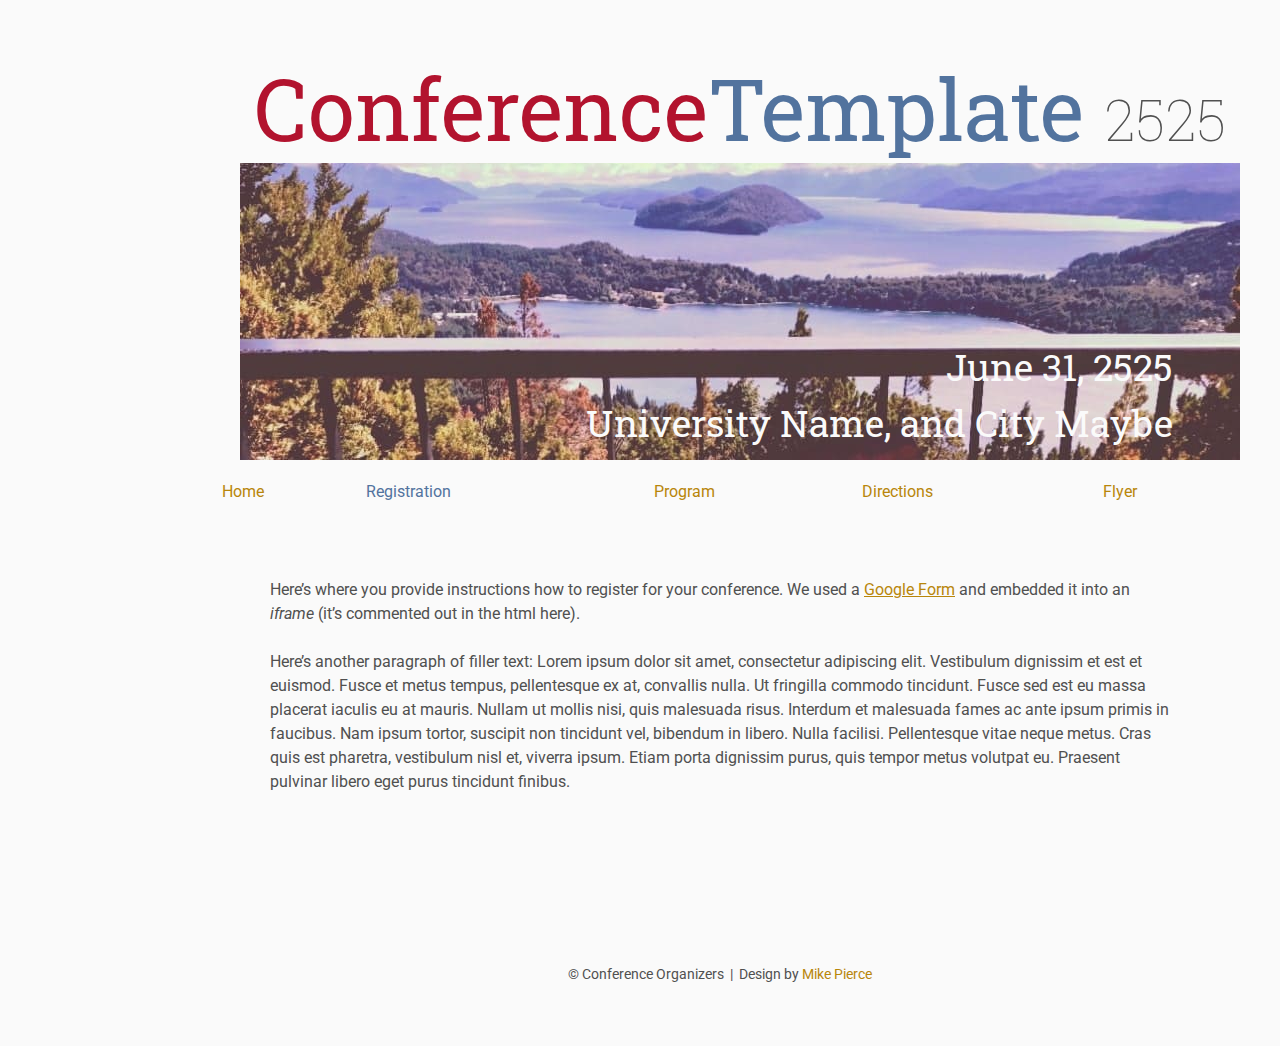
<file: registration/index.html>
<!DOCTYPE html>
<html lang='en'>

<head>
    <base href="..">
    <link rel="shortcut icon" type="image/png" href="assets/favicon.png"/>
    <link rel="stylesheet" type="text/css" media="all" href="assets/main.css"/>
    <meta name="description" content="Conference Template">
    <meta name="resource-type" content="document">
    <meta name="distribution" content="global">
    <meta name="KeyWords" content="Conference">
    <title>Registration | Conference Template</title>
</head>

<body>

    <div class="banner">
        <img src="assets/banner.jpg" alt="Conference Template Banner">
        <div class="top-left">
            <span class="title1">Conference</span><span class="title2">Template</span> <span class="year">2525</span>
        </div>
        <div class="bottom-right">
            June 31, 2525 <br> University Name, and City Maybe
        </div>
    </div>

    <table class="navigation">
        <tr>
            <td class="navigation">
                <a title="Conference Home Page" href=".">Home</a>
            </td>
            <td class="navigation">
                <a class="current" title="Register for the Conference" href="registration">Registration</a>
            </td>
            <td class="navigation">
                <a title="Conference Program" href="program">Program</a> 
            </td>
            <td class="navigation">
                <a title="Directions to the Conference" href="directions">Directions</a>
            </td>
            <td class="navigation">
                <a title="Conference Flyer" href="flyer">Flyer</a>
            </td>
        </tr>
    </table>

    <br>

    <p>
        Here&rsquo;s where you provide instructions how to register for your conference.
        We used a <a href="https://www.google.com/forms/about/">Google Form</a> 
        and embedded it into an <i>iframe</i> (it&rsquo;s commented out in the html here).
    </p>
    <!--
    <iframe class="registration" src="EMBED LINK FOR GOOGLE FORM HERE"></iframe>
    -->
    <p>
        Here&rsquo;s another paragraph of filler text:
        Lorem ipsum dolor sit amet, consectetur adipiscing elit. Vestibulum dignissim et est et euismod. Fusce et metus tempus, pellentesque ex at, convallis nulla. Ut fringilla commodo tincidunt. Fusce sed est eu massa placerat iaculis eu at mauris. Nullam ut mollis nisi, quis malesuada risus. Interdum et malesuada fames ac ante ipsum primis in faucibus. Nam ipsum tortor, suscipit non tincidunt vel, bibendum in libero. Nulla facilisi. Pellentesque vitae neque metus. Cras quis est pharetra, vestibulum nisl et, viverra ipsum. Etiam porta dignissim purus, quis tempor metus volutpat eu. Praesent pulvinar libero eget purus tincidunt finibus.
    </p>

    <footer>
        &copy; Conference Organizers
        &nbsp;|&nbsp; Design by <a href="https://github.com/mikepierce">Mike Pierce</a>
    </footer>

</body>
</html>
</file>
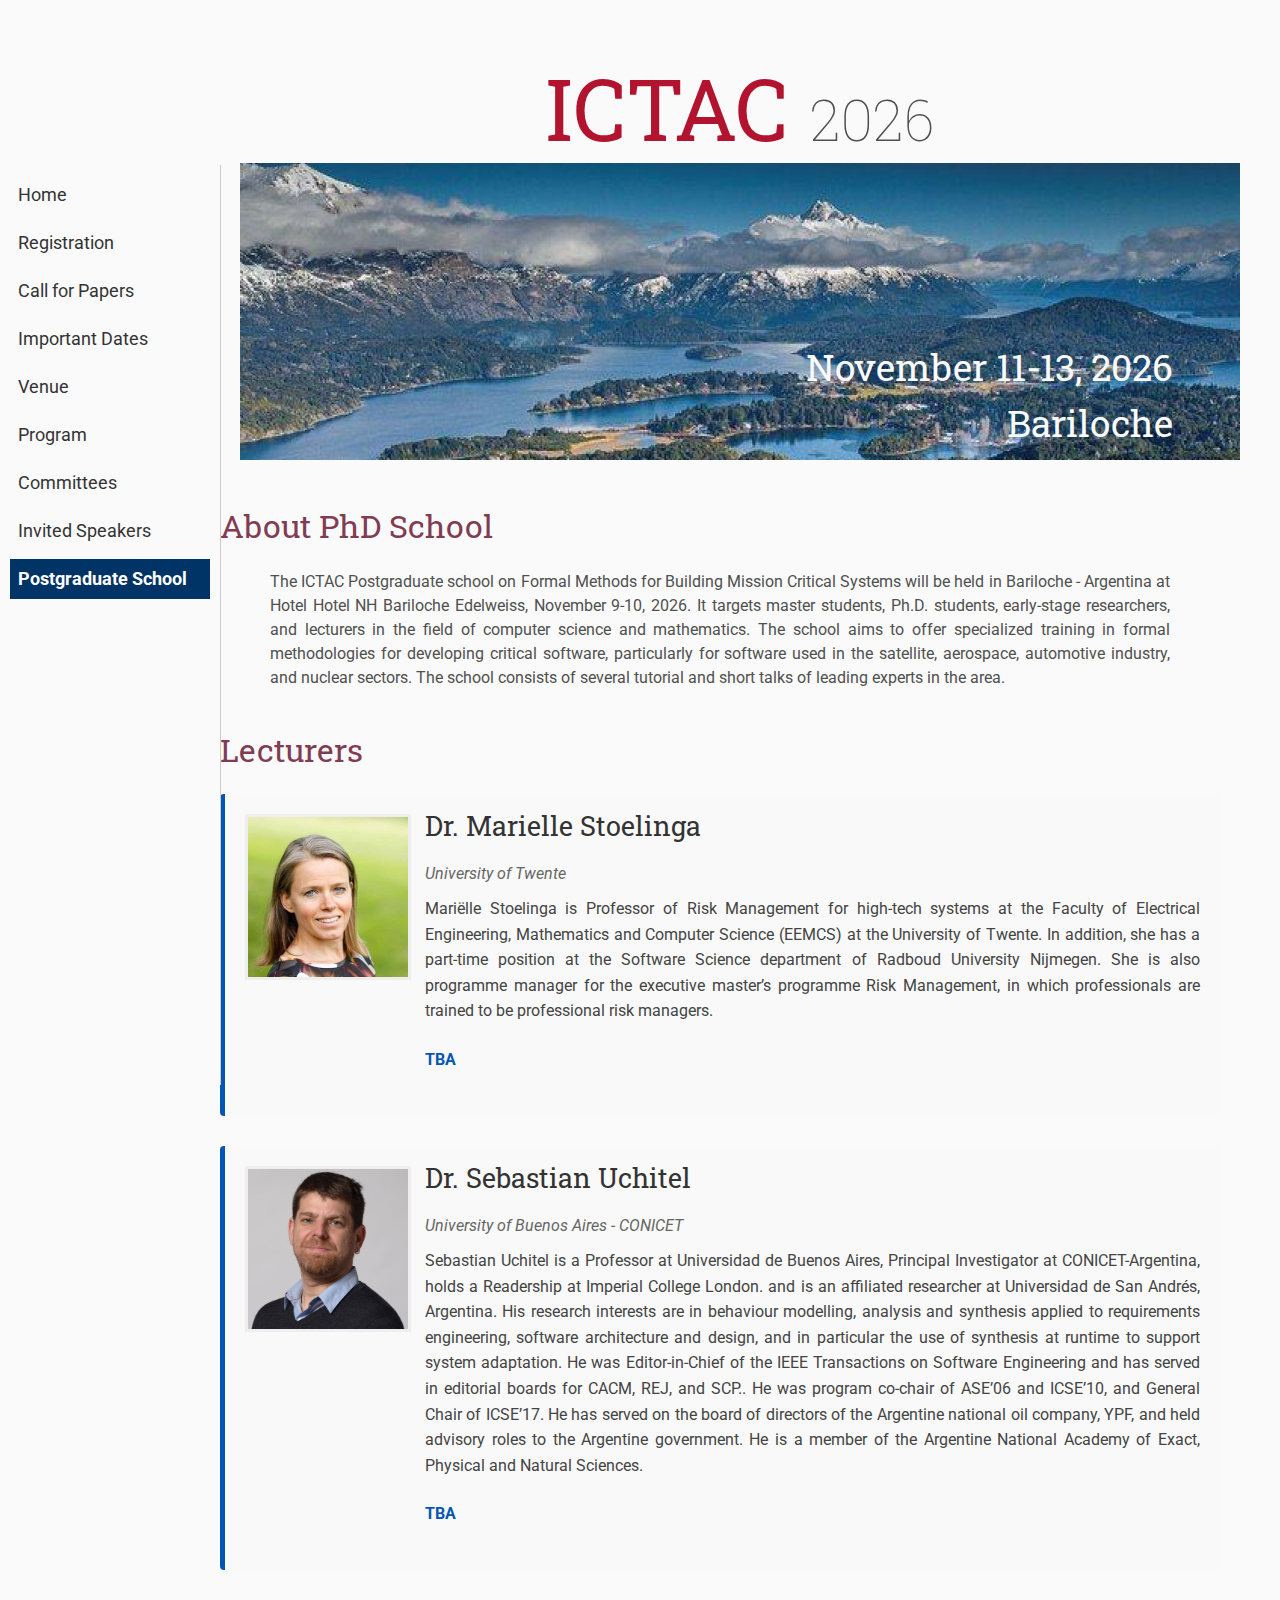
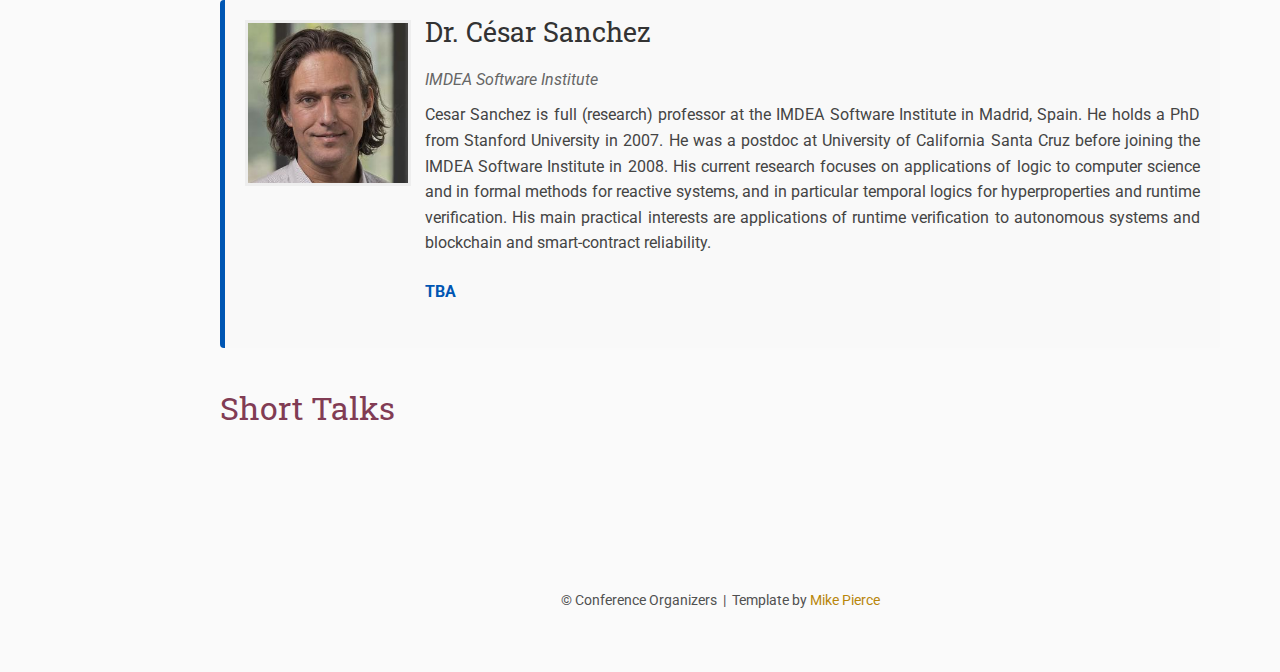
<file: school/index.html>
<!DOCTYPE html>
<html lang='en'>

<head>
    <base href=".">
    <link rel="shortcut icon" type="image/png" href="assets/icons/conference.svg"/>
    <link rel="stylesheet" type="text/css" media="all" href="../assets/main.css"/>
    <meta name="description" content="ICTAC 2026">
    <meta name="resource-type" content="document">
    <meta name="distribution" content="global">
    <meta name="KeyWords" content="Conference">
    <title>ICTAC 2026</title>
</head>

<body>

    <div class="banner">
        <img src="../assets/resized_bari.jpeg" alt="ICTAC">
        <div class="top-left">
            <span class="title1">ICTAC</span><span class="title2"></span> <span class="year">2026</span>
        </div>
        <div class="bottom-right">
            November 11-13, 2026 <br> Bariloche
        </div>
    </div>

    <nav class="side-nav">
        <a href="../">Home</a>
        <a href="../registration">Registration</a>
        <a href="../cfp">Call for Papers</a>
        <a href="../dates">Important Dates</a>
        <a href="../venue">Venue</a>
        <a href="program">Program</a>
        <a href="../committees">Committees</a>
        <a href="../speakers">Invited Speakers</a>
        <a href="../school" class="active">Postgraduate School</a>
    </nav>


    <h2> About PhD School </h2>
    <p  style="text-align: justify;">
        The ICTAC Postgraduate school on Formal Methods for Building Mission Critical Systems  will be held in Bariloche - Argentina at 
        Hotel Hotel NH Bariloche Edelweiss, November 9-10, 2026. It targets master students, Ph.D. students, early-stage researchers, 
        and lecturers in the field of computer science and mathematics. The school aims to offer specialized training in formal methodologies 
        for developing critical software, particularly for software used in the satellite, aerospace, automotive industry, and nuclear sectors. 
        The school consists of several tutorial and short talks of leading experts in the area.
    </p>

    <h2> Lecturers </h2>
    <div class="speaker-container">
        <div class="speaker-card">
            <div class="speaker-img-container">
                <img src="../assets/stoelinga.jpg" alt="Dr. Mariëlle Stoelinga">
            </div>
            <div class="speaker-info">
                <h3 class="speaker-name">Dr. Marielle Stoelinga</h3>
                <p class="speaker-affiliation"> University of Twente </p>
                <p class="speaker-bio">
                    Mariëlle Stoelinga is Professor of Risk Management for high-tech systems at the Faculty of Electrical Engineering, Mathematics and Computer Science (EEMCS) at the University of Twente. In addition, she has a part-time position at the Software Science department of Radboud University Nijmegen. She is also programme manager for the executive master’s programme Risk Management, in which professionals are trained to be professional risk managers. 
                </p>
                <p class="speaker-talk"><strong>
                    TBA
                </strong> 
                </p>
                <p class="speaker-talk-description"><strong>
                </strong> 
                </p>
            </div>
        </div>
        <div class="speaker-card">
            <div class="speaker-img-container">
                <img src="../assets/SebastianUchitel.jpg" alt="Dr. Sebastian Uchitel">
            </div>
            <div class="speaker-info">
                <h3 class="speaker-name">Dr. Sebastian Uchitel</h3>
                <p class="speaker-affiliation"> University of Buenos Aires - CONICET </p>
                <p class="speaker-bio">
                    Sebastian Uchitel is a Professor at Universidad de Buenos Aires, Principal Investigator at CONICET-Argentina, holds a Readership at Imperial College London. and is an affiliated researcher at Universidad de San Andrés, Argentina. His research interests are in behaviour modelling, analysis and synthesis applied to requirements engineering, software architecture and design, and in particular the use of synthesis at runtime to support system adaptation. He was Editor-in-Chief of the IEEE Transactions on Software Engineering and has served in editorial boards for CACM, REJ, and SCP.. He was program co-chair of ASE’06 and ICSE’10, and General Chair of ICSE’17. He has served on the board of directors of the Argentine national oil company, YPF, and held advisory roles to the Argentine government. He is a member of the Argentine National Academy of Exact, Physical and Natural Sciences.
                </p>
                <p class="speaker-talk"><strong>
                    TBA
                </strong> 
                </p>
                <p class="speaker-talk-description"><strong>
                </strong> 
                </p>
            </div>
        </div>
        <div class="speaker-card">
            <div class="speaker-img-container">
                <img src="../assets/sanchez.jpg" alt="Dr. César Sánchez">
            </div>
            <div class="speaker-info">
                <h3 class="speaker-name">Dr. César Sanchez</h3>
                <p class="speaker-affiliation"> IMDEA Software Institute </p>
                <p class="speaker-bio">
                    Cesar Sanchez is full (research) professor at the IMDEA Software Institute in Madrid, Spain. He holds a PhD from Stanford University in 2007. He was a postdoc at University of California Santa Cruz before joining the IMDEA Software Institute in 2008.  His current research focuses on applications of logic to computer science and in formal methods for reactive systems, and in particular temporal logics for hyperproperties and runtime verification. His main practical interests are applications of runtime verification to autonomous systems and blockchain and smart-contract reliability.    
                </p>
                <p class="speaker-talk"><strong>
                    TBA
                </strong> 
                </p>
                <p class="speaker-talk-description"><strong>
                </strong> 
                </p>
            </div>
        </div>
    </div>
    <!--
    <iframe class="registration" src="EMBED LINK FOR GOOGLE FORM HERE"></iframe>
    -->
    <h2> Short Talks </h2>
    
    <footer>
        &copy; Conference Organizers
        &nbsp;|&nbsp; Template by <a href="https://github.com/mikepierce">Mike Pierce</a>
    </footer>

</body>
</html>
</file>
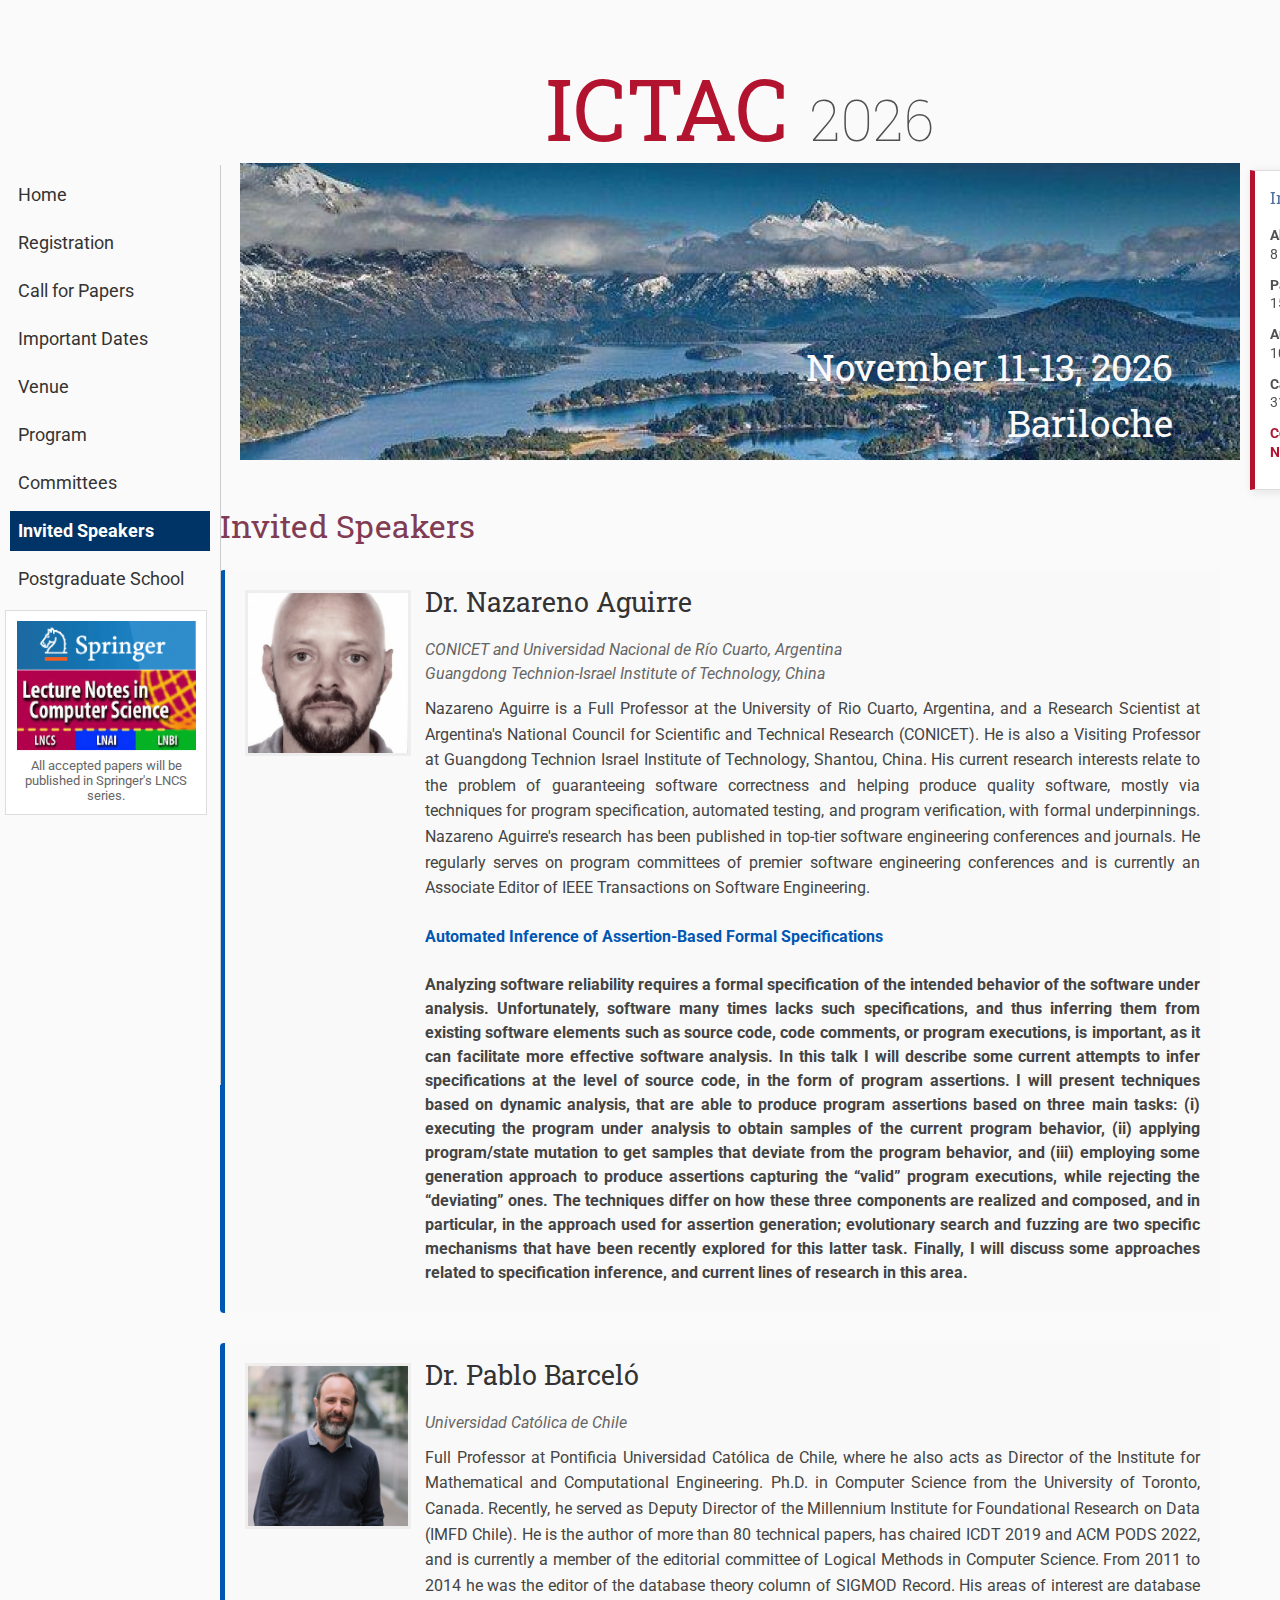
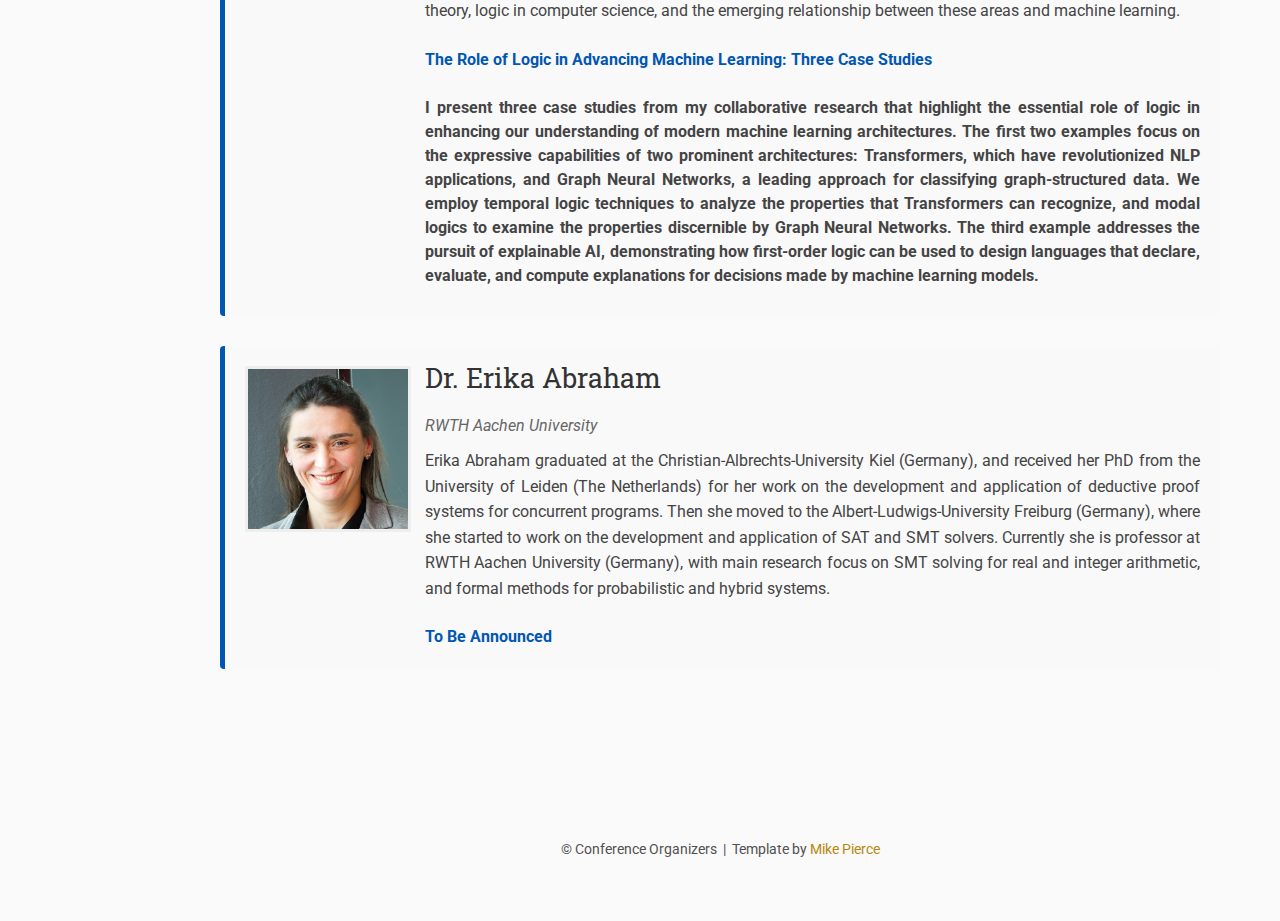
<file: speakers/index.html>
<!DOCTYPE html>
<html lang='en'>

<head>
    <base href=".">
    <link rel="shortcut icon" type="image/png" href="assets/icons/conference.svg"/>
    <link rel="stylesheet" type="text/css" media="all" href="../assets/main.css"/>
    <meta name="description" content="ICTAC 2026">
    <meta name="resource-type" content="document">
    <meta name="distribution" content="global">
    <meta name="KeyWords" content="Conference">
    <title>Conference Template</title>
</head>

<body>

    <div class="banner">
        <img src="../assets/resized_bari.jpeg" alt="ICTAC">
        <div class="top-left">
            <span class="title1">ICTAC</span><span class="title2"></span> <span class="year">2026</span>
        </div>
        <div class="bottom-right">
            November 11-13, 2026 <br> Bariloche
        </div>
    </div>

    <nav class="side-nav">
        <a href="../">Home</a>
        <a href="../registration">Registration</a>
        <a href="../cfp">Call for Papers</a>
        <a href="../dates">Important Dates</a>
        <a href="../venue">Venue</a>
        <a href="../program">Program</a>
        <a href="../committees">Committees</a>
        <a href="../speakers" class="active">Invited Speakers</a>
        <a href="../school">Postgraduate School</a>
    </nav>


    <aside class="dates-sidebar">
        <h3>Important Dates</h3>
        <ul>
            <li><strong>Abstract Submission:</strong> <br>8 June 2026 (AoE)</li>
            <li><strong>Paper Submission:</strong> <br>15 June 2026 (AoE)</li>
            <li><strong>Author Notification:</strong> <br>10 August 2026 (AoE)</li>
            <li><strong>Camera Ready:</strong> <br>31 August 2026 (AoE)</li>
            <li class="highlight"><strong>Conference:</strong> <br>November 11–13, 2026</li>
        </ul>
    </aside>


    <section class="conference-content">
        <aside class="inline-support">
          <img src="../assets/SpringerLNCS.png" alt="Published by Springer">
          <figcaption>All accepted papers will be published in Springer's LNCS series.</figcaption>
        </aside>
     </section>


     <section class="conference-content">
        <h2>Invited Speakers</h2>
        
        <div class="speaker-container">
            <div class="speaker-card">
                <div class="speaker-img-container">
                    <img src="../assets/naguirre.jpg" alt="Dr. Nazareno Aguirre">
                </div>
                <div class="speaker-info">
                    <h3 class="speaker-name">Dr. Nazareno Aguirre</h3>
                    <p class="speaker-affiliation">CONICET and Universidad Nacional de Río Cuarto, Argentina
                        <br> Guangdong Technion-Israel Institute of Technology, China</p>
                    <p class="speaker-bio">
                        Nazareno Aguirre is a Full Professor at the University of Rio Cuarto, Argentina, and a Research Scientist at Argentina's National Council for Scientific and Technical Research (CONICET). He is also a Visiting Professor at Guangdong Technion Israel Institute of Technology, Shantou, China. His current research interests relate to the problem of guaranteeing software correctness and helping produce quality software, mostly via techniques for program specification, automated testing, and program verification, with formal underpinnings. Nazareno Aguirre's research has been published in top-tier software engineering conferences and journals. He regularly serves on program committees of premier software engineering conferences and is currently an Associate Editor of IEEE Transactions on Software Engineering. 
                    </p>
                    <p class="speaker-talk"><strong>
                        Automated Inference of Assertion-Based Formal Specifications 
                    </strong> 
                    </p>
                    <p class="speaker-talk-description"><strong>
                        Analyzing software reliability requires a formal specification of the intended behavior of the software under analysis. Unfortunately, software many times lacks such specifications, and thus inferring them from existing software elements such as source code, code comments, or program executions, is important, as it can facilitate more effective software analysis. In this talk I will describe some current attempts to infer specifications at the level of source code, in the form of program assertions. I will present techniques based on dynamic analysis, that are able to produce program assertions based on three main tasks: (i) executing the program under analysis to obtain samples of the current program behavior, (ii) applying program/state mutation to get samples that deviate from the program behavior, and (iii) employing some generation approach to produce assertions capturing the “valid” program executions, while rejecting the “deviating” ones. The techniques differ on how these three components are realized and composed, and in particular, in the approach used for assertion generation; evolutionary search and fuzzing are two specific mechanisms that have been recently explored for this latter task. Finally, I will discuss some approaches related to specification inference, and current lines of research in this area. 
                    </strong> 
                    </p>
                </div>
            </div>
            <div class="speaker-card">
                <div class="speaker-img-container">
                    <img src="../assets/Barcelo.jpeg" alt="Dr. Pablo Barceló">
                </div>
                <div class="speaker-info">
                    <h3 class="speaker-name">Dr. Pablo Barceló</h3>
                    <p class="speaker-affiliation">Universidad Católica de Chile </p>
                    <p class="speaker-bio">
                        Full Professor at Pontificia Universidad Católica de Chile, where he also acts as Director of the Institute for Mathematical and Computational Engineering. Ph.D. in Computer Science from the University of Toronto, Canada. Recently, he served as Deputy Director of the Millennium Institute for Foundational Research on Data (IMFD Chile).
                        He is the author of more than 80 technical papers, has chaired ICDT 2019 and ACM PODS 2022, and is currently a member of the editorial committee of Logical Methods in Computer Science. From 2011 to 2014 he was the editor of the database theory column of SIGMOD Record. His areas of interest are database theory, logic in computer science, and the emerging relationship between these areas and machine learning.
                    </p>
                    <p class="speaker-talk"><strong>The Role of Logic in Advancing Machine Learning: Three Case Studies</strong> </p>
                    <p class="speaker-talk-description"><strong>I present three case studies from my collaborative research that highlight the essential role of logic in enhancing our understanding of modern machine learning architectures. The first two examples focus on the expressive capabilities of two prominent architectures: Transformers, which have revolutionized NLP applications, and Graph Neural Networks, a leading approach for classifying graph-structured data. We employ temporal logic techniques to analyze the properties that Transformers can recognize, and modal logics to examine the properties discernible by Graph Neural Networks. The third example addresses the pursuit of explainable AI, demonstrating how first-order logic can be used to design languages that declare, evaluate, and compute explanations for decisions made by machine learning models.</strong> </p>
                </div>
            </div>
            <div class="speaker-card">
                <div class="speaker-img-container">
                    <img src="../assets/abraham.jpg" alt="Dr. Erika Abraham">
                </div>
                <div class="speaker-info">
                    <h3 class="speaker-name">Dr. Erika Abraham</h3>
                    <p class="speaker-affiliation">RWTH Aachen University</p>
                    <p class="speaker-bio">
                        Erika Abraham graduated at the Christian-Albrechts-University Kiel (Germany), and received her PhD from the University of Leiden (The Netherlands) for her work on the development and application of deductive proof systems for concurrent programs. Then she moved to the Albert-Ludwigs-University Freiburg (Germany), where she started to work on the development and application of SAT and SMT solvers. Currently she is professor at RWTH Aachen University (Germany), with main research focus on SMT solving for real and integer arithmetic, and formal methods for probabilistic and hybrid systems.
                    </p>
                    <p class="speaker-talk"><strong>To Be Announced </strong> </p>
                   
                </div>
            </div>

        </div>
    </section>
    <!--
    <iframe class="registration" src="EMBED LINK FOR GOOGLE FORM HERE"></iframe>
    -->

    <footer>
        &copy; Conference Organizers
        &nbsp;|&nbsp; Template by <a href="https://github.com/mikepierce">Mike Pierce</a>
    </footer>

</body>
</html>
</file>
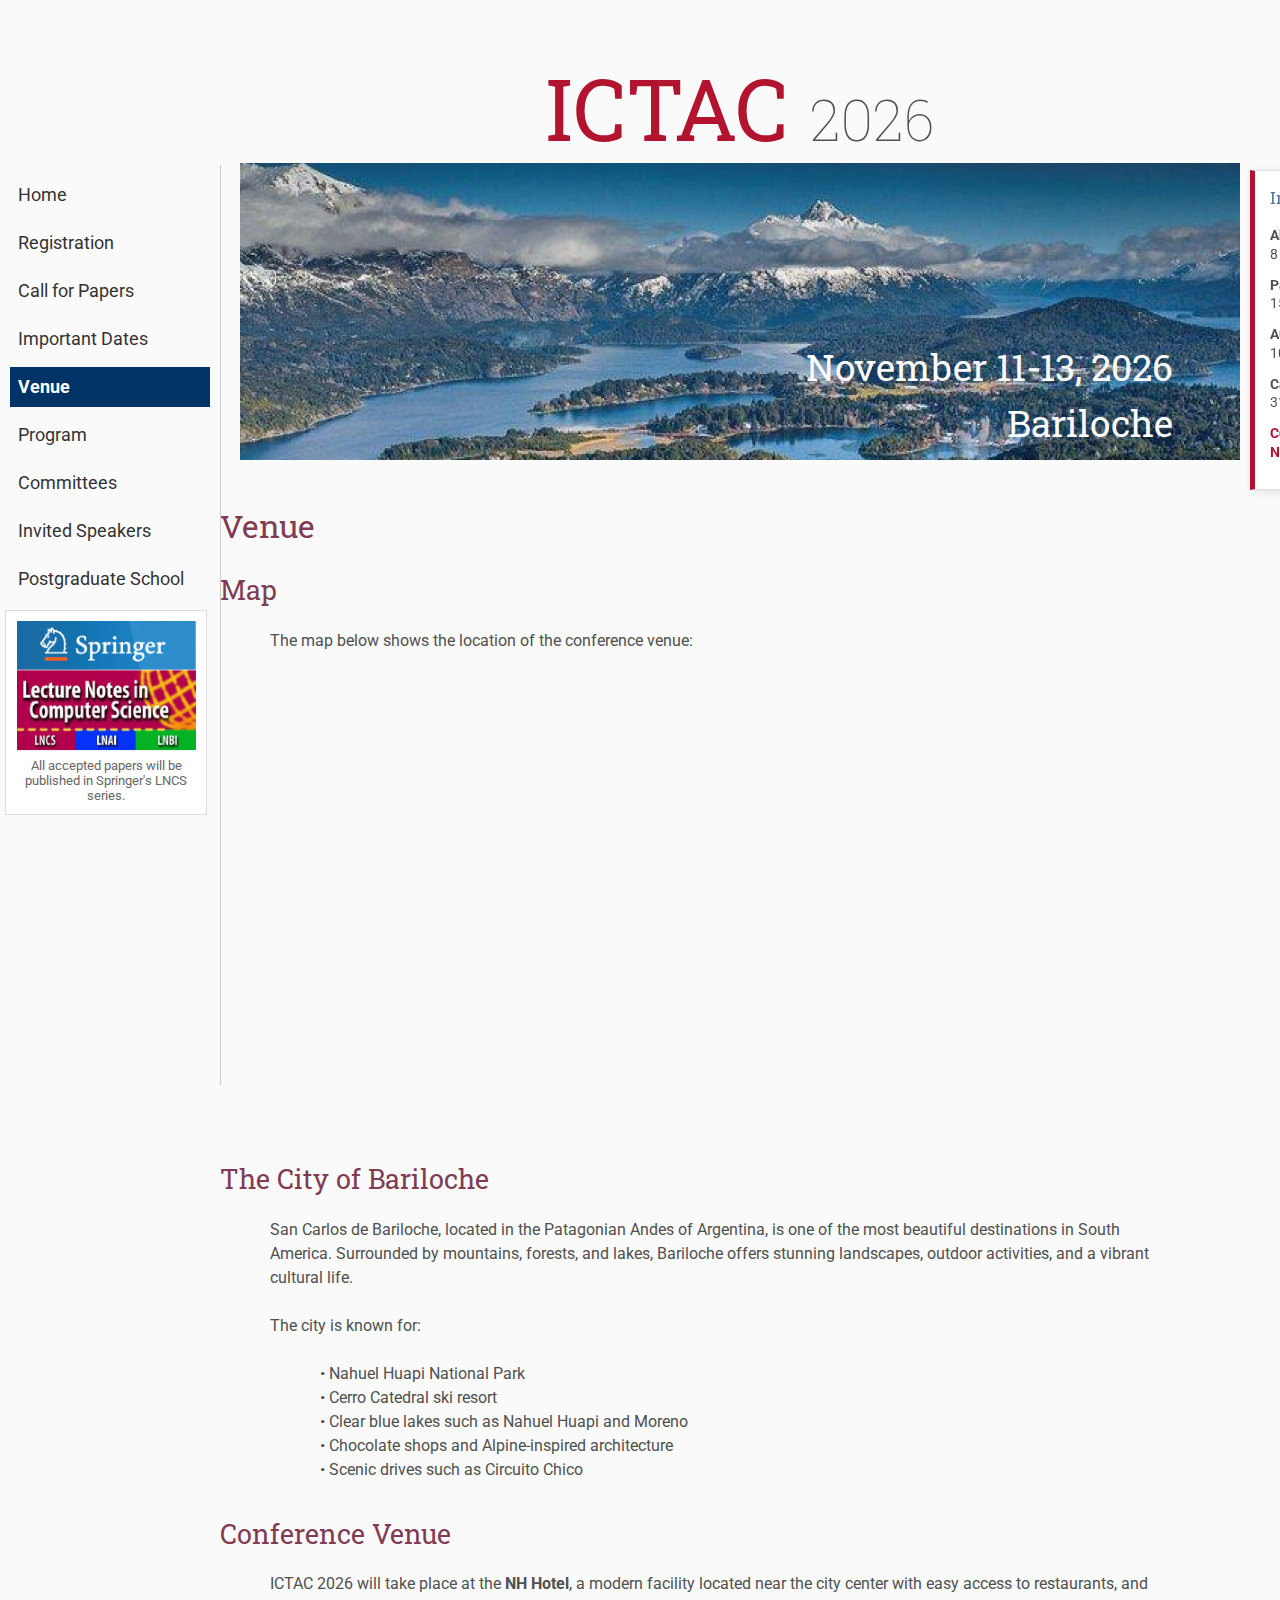
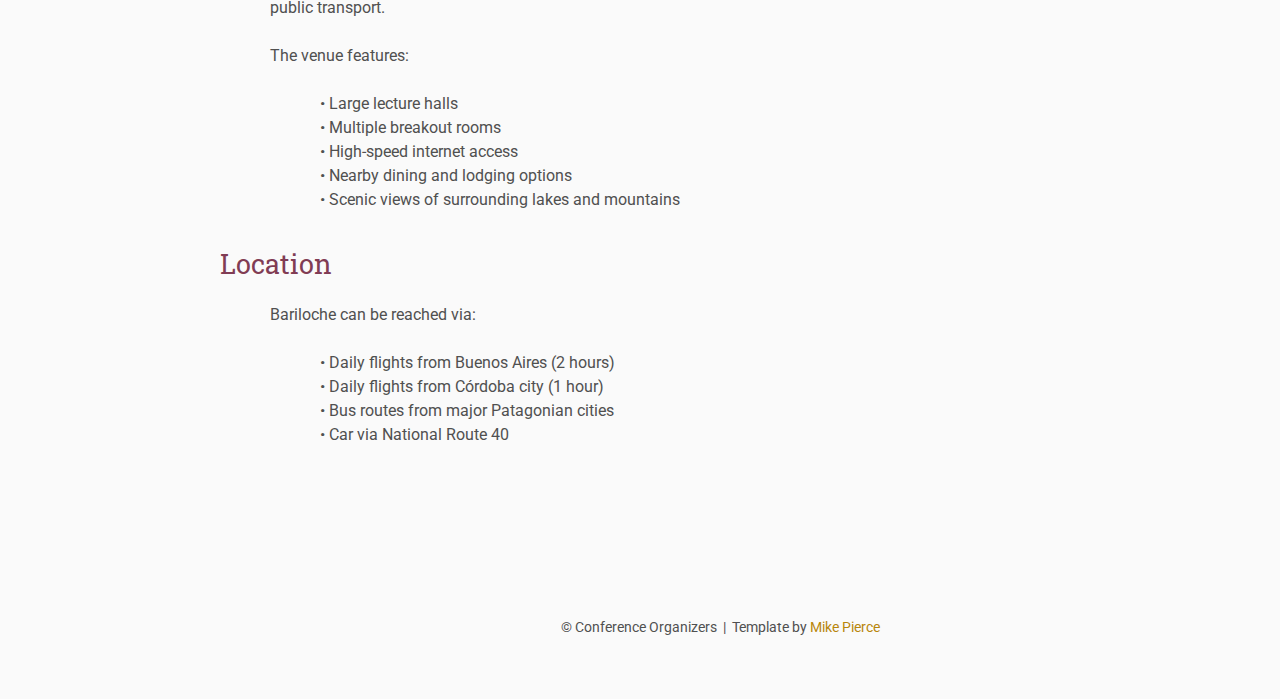
<file: venue/index.html>
<!DOCTYPE html>
<html lang='en'>

<head>
    <base href=".">
    <link rel="shortcut icon" type="image/png" href="assets/icons/conference.svg"/>
    <link rel="stylesheet" type="text/css" media="all" href="../assets/main.css"/>
    <meta name="description" content="Conference Template">
    <meta name="resource-type" content="document">
    <meta name="distribution" content="global">
    <meta name="KeyWords" content="Conference">
    <title>Conference Template</title>
</head>

<body>

    <div class="banner">
        <img src="../assets/resized_bari.jpeg" alt="ICTAC">
        <div class="top-left">
            <span class="title1">ICTAC</span><span class="title2"></span> <span class="year">2026</span>
        </div>
        <div class="bottom-right">
            November 11-13, 2026 <br> Bariloche
        </div>
    </div>

    <nav class="side-nav">
        <a href="../">Home</a>
        <a href="../registration">Registration</a>
        <a href="../cfp">Call for Papers</a>
        <a href="../dates">Important Dates</a>
        <a href="../venue"  class="active">Venue</a>
        <a href="../program">Program</a>
        <a href="../committees">Committees</a>
        <a href="../speakers">Invited Speakers</a>
        <a href="../school">Postgraduate School</a>
    </nav>

    
    <aside class="dates-sidebar">
        <h3>Important Dates</h3>
        <ul>
            <li><strong>Abstract Submission:</strong> <br>8 June 2026 (AoE)</li>
            <li><strong>Paper Submission:</strong> <br>15 June 2026 (AoE)</li>
            <li><strong>Author Notification:</strong> <br>10 August 2026 (AoE)</li>
            <li><strong>Camera Ready:</strong> <br>31 August 2026 (AoE)</li>
            <li class="highlight"><strong>Conference:</strong> <br>November 11–13, 2026</li>
        </ul>
    </aside>


    <section class="conference-content">
        <aside class="inline-support">
          <img src="../assets/SpringerLNCS.png" alt="Published by Springer">
          <figcaption>All accepted papers will be published in Springer's LNCS series.</figcaption>
        </aside>
     </section>


    <h2>Venue</h2>

    <div class="venue-section">

        <h3>Map</h3>
        <p>The map below shows the location of the conference venue:</p>
        <div class="map-container">
        <iframe src="https://www.google.com/maps/embed?pb=!1m18!1m12!1m3!1d3005.0096730628065!2d-71.3128554!3d-41.1343148!2m3!1f0!2f0!3f0!3m2!1i1024!2i768!4f13.1!3m3!1m2!1s0x961a886f9dea0175%3A0xb0f4355537a4c1a!2sHotel%20NH%20Bariloche%20Edelweiss!5e0!3m2!1sen!2sar!4v1763993471929!5m2!1sen!2sar" width="600" height="450" style="border:0;" allowfullscreen="" loading="lazy" referrerpolicy="no-referrer-when-downgrade"></iframe>
        </div>
        <h3>The City of Bariloche</h3>
        <p>
            San Carlos de Bariloche, located in the Patagonian Andes of Argentina, is one of the most 
            beautiful destinations in South America. Surrounded by mountains, forests, and lakes, 
            Bariloche offers stunning landscapes, outdoor activities, and a vibrant cultural life.
        </p>
        <p>
            The city is known for:
        </p>
        <ul>
            <li>• Nahuel Huapi National Park</li>
            <li>• Cerro Catedral ski resort</li>
            <li>• Clear blue lakes such as Nahuel Huapi and Moreno</li>
            <li>• Chocolate shops and Alpine-inspired architecture</li>
            <li>• Scenic drives such as Circuito Chico</li>
        </ul>

        <h3>Conference Venue</h3>
        <p>
            ICTAC 2026 will take place at the <strong>NH Hotel</strong>, a modern facility 
            located near the city center with easy access to  restaurants, and public transport.
        </p>

        <p>
            The venue features:
        </p>
        <ul>
            <li>• Large lecture halls</li>
            <li>• Multiple breakout rooms</li>
            <li>• High-speed internet access</li>
            <li>• Nearby dining and lodging options</li>
            <li>• Scenic views of surrounding lakes and mountains</li>
        </ul>

        <h3>Location</h3>
        <p>
            Bariloche can be reached via:
        </p>
        <ul>
            <li>• Daily flights from Buenos Aires (2 hours)</li>
            <li>• Daily flights from Córdoba city (1 hour)</li>
            <li>• Bus routes from major Patagonian cities</li>
            <li>• Car via National Route 40</li>
        </ul>


    </div>
    <!--
    <iframe class="registration" src="EMBED LINK FOR GOOGLE FORM HERE"></iframe>
    -->

    <footer>
        &copy; Conference Organizers
        &nbsp;|&nbsp; Template by <a href="https://github.com/mikepierce">Mike Pierce</a>
    </footer>

</body>
</html>
</file>
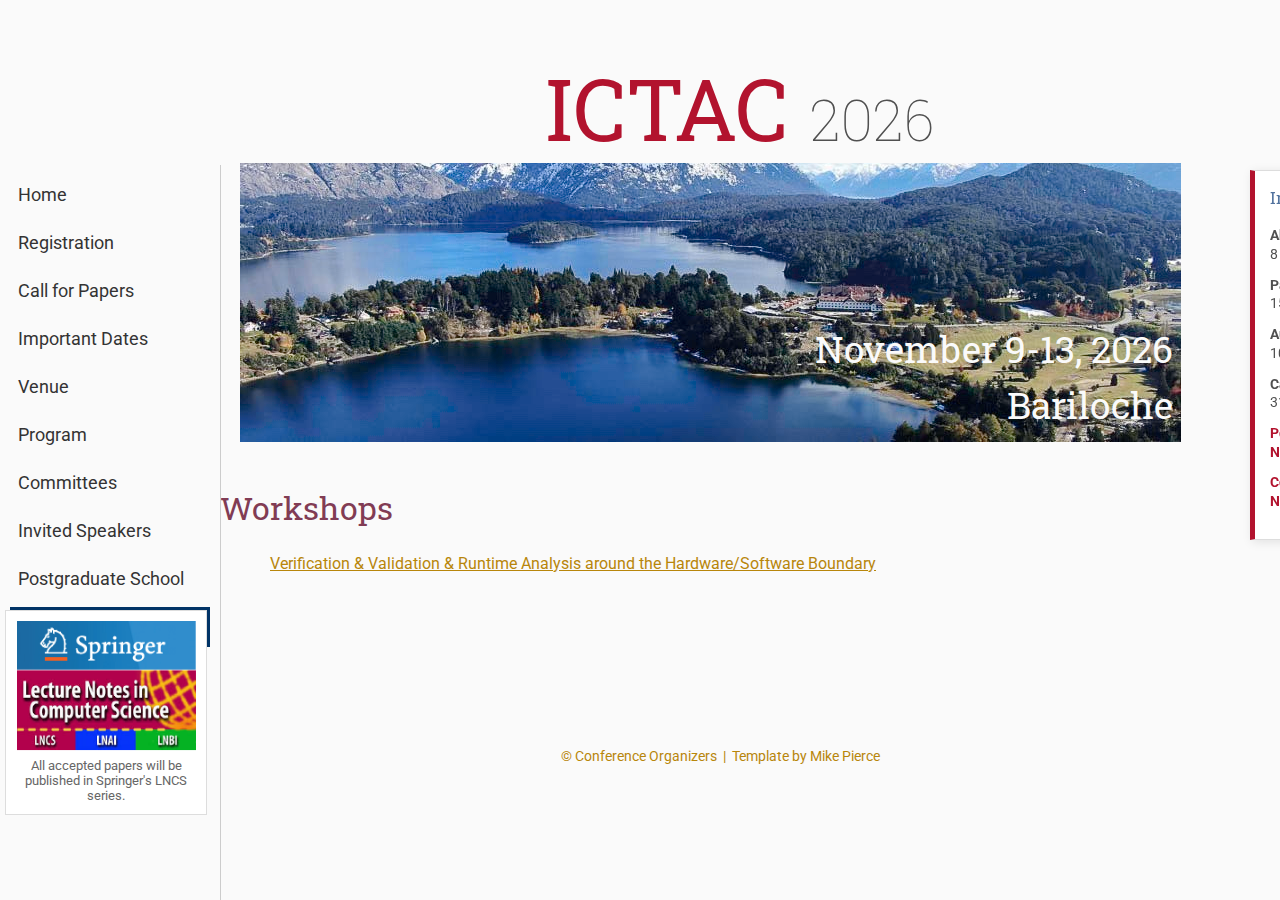
<file: workshops/index.html>
<!DOCTYPE html>
<html lang='en'>

<head>
    <base href=".">
    <link rel="shortcut icon" type="image/png" href="assets/icons/conference.svg"/>
    <link rel="stylesheet" type="text/css" media="all" href="../assets/main.css"/>
    <meta name="description" content="ICTAC 2026">
    <meta name="resource-type" content="document">
    <meta name="distribution" content="global">
    <meta name="KeyWords" content="Conference">
    <title>ICTAC 2026</title>
</head>

<body>

    <div class="banner">
        <img src="../assets/bari-new.jpg" alt="ICTAC">
        <div class="top-left">
            <span class="title1">ICTAC</span><span class="title2"></span> <span class="year">2026</span>
        </div>
        <div class="bottom-right">
            November 9-13, 2026 <br> Bariloche
        </div>
    </div>

    <nav class="side-nav">
        <a href="../">Home</a>
        <a href="../registration">Registration</a>
        <a href="../cfp">Call for Papers</a>
        <a href="../dates">Important Dates</a>
        <a href="../venue">Venue</a>
        <a href="../program">Program</a>
        <a href="../committees">Committees</a>
        <a href="../speakers">Invited Speakers</a>
        <a href="../school">Postgraduate School</a>
        <a href="../workshops" class="active">Workshops</a>
    </nav>

    
    <aside class="dates-sidebar">
        <h3>Important Dates</h3>
        <ul>
            <li><strong>Abstract Submission:</strong> <br>8 June 2026 (AoE)</li>
            <li><strong>Paper Submission:</strong> <br>15 June 2026 (AoE)</li>
            <li><strong>Author Notification:</strong> <br>10 August 2026 (AoE)</li>
            <li><strong>Camera Ready:</strong> <br>31 August 2026 (AoE)</li>
            <li class="highlight"><strong>Postgraduate School:</strong> <br>November 9–10, 2026</li>
            <li class="highlight"><strong>Conference:</strong> <br>November 11–13, 2026</li>
        </ul>
    </aside>


    <section class="conference-content">
        <aside class="inline-support">
          <img src="../assets/SpringerLNCS.png" alt="Published by Springer">
          <figcaption>All accepted papers will be published in Springer's LNCS series.</figcaption>
        </aside>
     </section>


    <h2> Workshops </h2>
    <p>
        <a href="https://users.sussex.ac.uk/~mfb21/bariloche2026/">Verification & Validation & Runtime Analysis around the Hardware/Software Boundary<a>
    </p>
    <!--
    <iframe class="registration" src="EMBED LINK FOR GOOGLE FORM HERE"></iframe>
    -->

    <footer>
        &copy; Conference Organizers
        &nbsp;|&nbsp; Template by <a href="https://github.com/mikepierce">Mike Pierce</a>
    </footer>

</body>
</html>
</file>
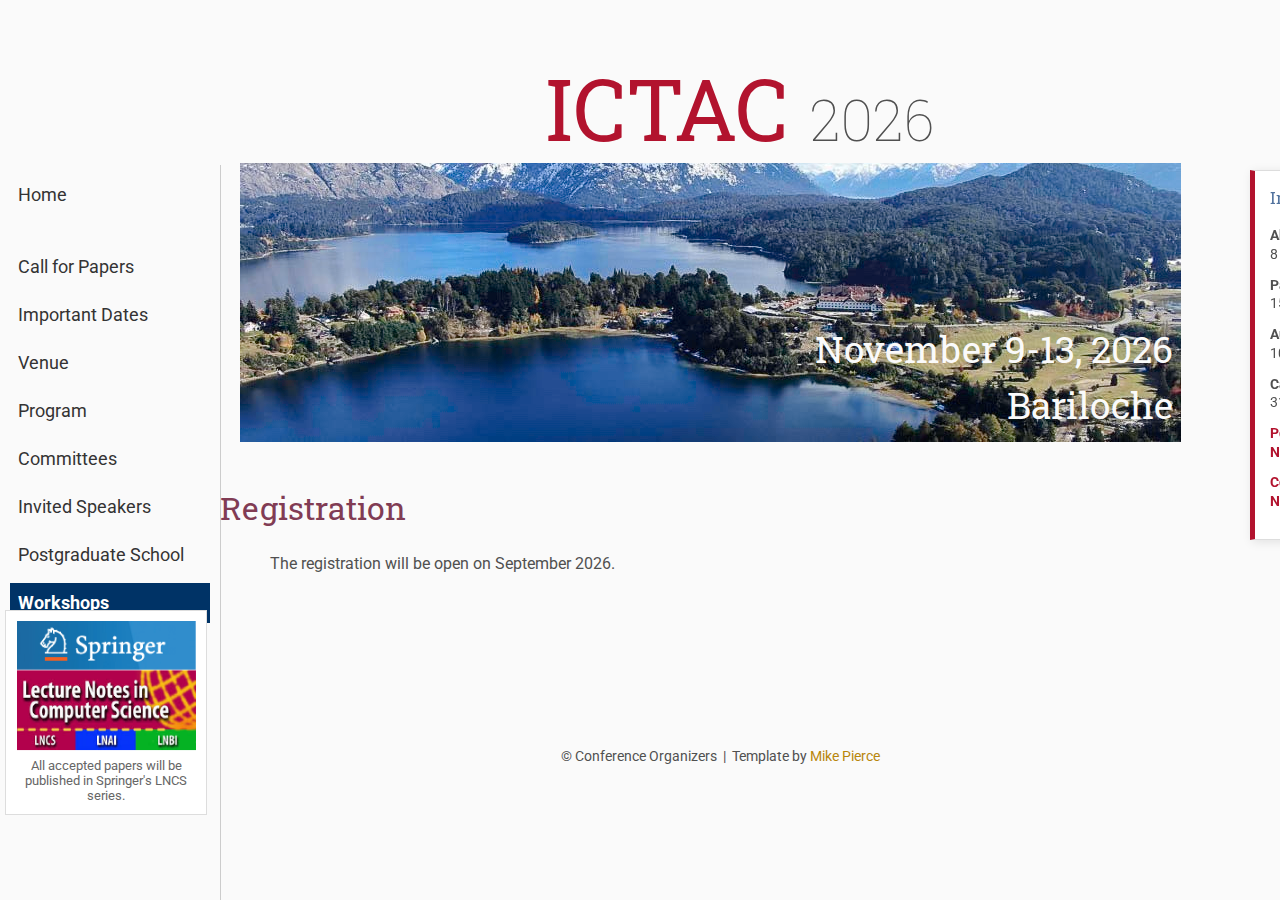
<file: workshops/<!DOCTYPE html>.html>
<!DOCTYPE html>
<html lang='en'>

<head>
    <base href=".">
    <link rel="shortcut icon" type="image/png" href="assets/icons/conference.svg"/>
    <link rel="stylesheet" type="text/css" media="all" href="../assets/main.css"/>
    <meta name="description" content="ICTAC 2026">
    <meta name="resource-type" content="document">
    <meta name="distribution" content="global">
    <meta name="KeyWords" content="Conference">
    <title>ICTAC 2026</title>
</head>

<body>

    <div class="banner">
        <img src="../assets/bari-new.jpg" alt="ICTAC">
        <div class="top-left">
            <span class="title1">ICTAC</span><span class="title2"></span> <span class="year">2026</span>
        </div>
        <div class="bottom-right">
            November 9-13, 2026 <br> Bariloche
        </div>
    </div>

    <nav class="side-nav">
        <a href="../">Home</a>
        <a href="../registration"</a>
        <a href="../cfp">Call for Papers</a>
        <a href="../dates">Important Dates</a>
        <a href="../venue">Venue</a>
        <a href="../program">Program</a>
        <a href="../committees">Committees</a>
        <a href="../speakers">Invited Speakers</a>
        <a href="../school">Postgraduate School</a>
        <a href="../workshops"  class="active">Workshops</a>
    </nav>

    
    <aside class="dates-sidebar">
        <h3>Important Dates</h3>
        <ul>
            <li><strong>Abstract Submission:</strong> <br>8 June 2026 (AoE)</li>
            <li><strong>Paper Submission:</strong> <br>15 June 2026 (AoE)</li>
            <li><strong>Author Notification:</strong> <br>10 August 2026 (AoE)</li>
            <li><strong>Camera Ready:</strong> <br>31 August 2026 (AoE)</li>
            <li class="highlight"><strong>Postgraduate School:</strong> <br>November 9–10, 2026</li>
            <li class="highlight"><strong>Conference:</strong> <br>November 11–13, 2026</li>
        </ul>
    </aside>


    <section class="conference-content">
        <aside class="inline-support">
          <img src="../assets/SpringerLNCS.png" alt="Published by Springer">
          <figcaption>All accepted papers will be published in Springer's LNCS series.</figcaption>
        </aside>
     </section>


    <h2> Registration </h2>
    <p>
       The registration will be open on September 2026.
    </p>
    <!--
    <iframe class="registration" src="EMBED LINK FOR GOOGLE FORM HERE"></iframe>
    -->

    <footer>
        &copy; Conference Organizers
        &nbsp;|&nbsp; Template by <a href="https://github.com/mikepierce">Mike Pierce</a>
    </footer>

</body>
</html>
</file>
<file: assets/main.css>
/* main.css */

/* These are the colors and fonts used throughout the webpage.
 * I've listed them here so that a user may easily
 * do a search-and-replace for these to change the site theme.
 *   'Roboto',sans-serif; Font for the title text
 *   'Roboto-Slab',serif; Font for the body text 
 *   #fafafa; Background color of the site
 *   #505050; Foreground (text) color of the site
 *   #52739e; Navy, "Template" in the logo, current page in navigation, special titles in the Program
 *   #b2132e; Reddish, "Conference" in the logo, hover color for links
 *   #813c54; Heading color, titles in the Program
 *   #b8860b; Dark Goldenrod, color for links
 */

@import url('https://fonts.googleapis.com/css?family=Roboto%7CRoboto+Slab');

*{
    border:0;
    font:inherit;
    font-size:1em;
    margin:0;
    padding:0;
    vertical-align:baseline;
}

body{
    background-color: #fafafa;
    background-size: cover;
    background-attachment: fixed;
    color: #505050; 
    text-align:left;
    font-family:'Roboto',sans-serif;
    font-size:1em;
    line-height:1.5em;
    margin: 60px auto;
    width: 1000px;
    margin-left: 220px; /* space for the sidebar */
}


a{color: #b8860b; text-decoration:none;}
a.current{color: #52739e;}
a.current:hover{color: #e82945;}
a:hover{color: #b2132e;}
a:active{color: #e82945;}
h1,h2,h3,h4{
    clear:left; 
    color: #813c54; 
    margin:1.5em 0em 1em 0em; 
    font-family:'Roboto Slab',
    serif; 
    text-shadow : none;
    /*text-shadow: 1px 1px 2px #d0d0d0;*/
}
h1{font-size:2.67em;}
h2{font-size:2.00em;}
h3{font-size:1.67em;}
h4{font-size:1.33em;}
p{list-style:none; margin:24px auto 24px auto; padding:0px; width:900px; text-align:left;}
li a, p a {text-decoration:underline; text-decoration-color:#b8860b;}
ul{list-style:none; margin:24px auto 24px auto; padding:0px; width:800px; text-align:left;}
ul li{list-style:none; margin:0px auto 0px auto; padding:0px; text-align:left;}
i,em{font-style:italic;}
b,strong{font-weight:bold;}
sup{
    vertical-align: super;
    font-size: 0.8em;
    line-height: 0;
}
sub{
    vertical-align: sub;
    font-size: 0.8em;
    line-height: 0;
}
table{
    width: 1000px;
    margin: 12px auto 24px auto;
    float: center;
    /* UNCOMMENT THIS FOR DEBUGGING THE ALIGNMENT */
    /*border: 1px solid black;*/
}
th,td{
    text-align: left;
    /* UNCOMMENT THIS FOR DEBUGGING THE ALIGNMENT */
    /*border: 1px solid black;*/
}

/* Website Banner */
.banner {position: relative; font-family:'Roboto Slab',serif;left: 20px;}
.top-left {font-size:5.33em; 
    color: #505050; 
    background: #fafafa; 
    text-align: center; 
    width: 1000px;
    height: 67px; 
    position: absolute; 
    padding: 36px 0 0 0; 
    top: 0px;
}
.bottom-right {font-size:2.33em; 
    color: #fafafa; 
    line-height: 1.5em; 
    width: auto; 
    height: 100px; 
    padding: 0px 27px 27px 0px; 
    text-align: right; 
    position: absolute; 
    bottom: 0px; 
    right: 40px; 
    text-shadow: none;
    /*text-shadow: 0px 0px 6px #000000;*/
}

/* Conference Title Logo */
.title1{
    color: #b2132e; 
    text-shadow: none;
    /*text-shadow: 1px 1px 3px #c0c0c0;*/
} 
.title2{
    color: #52739e; 
    text-shadow: none;
    /*text-shadow: 1px 1px 3px #c0c0c0;*/
}
.year{color: #505050; font-size:0.67em; font-weight: lighter;}

/* Navigation Links (Home, Registration, etc) */
/*
table.navigation{width:800px;}
td.navigation{font-size:1.2em; white-space:nowrap; width:20%; text-align:center; vertical-align:middle; padding:0px 0px 0px 0px;}
*/

/* Vertical sidebar navigation */
.side-nav { 
    width: 200px;
    padding: 10px;
    background: #fafafa;
    border-right: 1px solid #ccc;

    display: flex;
    flex-direction: column;
    gap: 8px;

    position: fixed;   /* stays on the left while scrolling */
    top: 165px;
    left: 0;
    height: 100vh;

    overflow-y: auto;
}

/* Links */
.side-nav a {
    text-decoration: none;
    padding: 8px;
    display: block;
    font-size: 1.1em;
    color: #333;
}

.side-nav a:hover,
.side-nav a.current {
    background: #ddd;
}

/* Highlight style for selected menu item */
.side-nav a.active {
    background-color: #003366;   /* or your preferred highlight color */
    color: white;
    font-weight: bold;
}

/* Sponsor Images */
table.sponsors{width:800px;}
td.sponsor{white-space:nowrap; width:33%; text-align:center; vertical-align:middle; padding:0px 0px 0px 0px;}
td.sponsor img{width: 100%}

/* The Table on the Program Page */
td.room{
    padding: 4px 12px 4px 4px; 
    width: 90%; 
    vertical-align:bottom; 
    font-size:1.67em; 
    color: #52739e; 
    height:32px;
}
td.date{
    white-space:nowrap; 
    width:130px; 
    text-align:right; 
    vertical-align:top; 
    padding:4px 16px 0px 0px;
}
td.title{
    padding: 4px 12px 4px 4px; 
    width: 90%; 
    vertical-align:top; 
    font-size:1.5em; 
    color: #813c54; 
    height:32px; 
    font-family:'Roboto Slab',
    serif; 
    text-shadow: none;
    /*text-shadow: 1px 1px 2px #d0d0d0; */
}
td.title-special{
    padding: 4px 12px 4px 4px; 
    width: 90%; 
    vertical-align:top; 
    font-size:1.67em; 
    color: #52739e; 
    height:32px; 
    font-family:'Roboto Slab',serif; 
    text-shadow: none;
    /*text-shadow: 1px 1px 2px #d0d0d0;*/
}
td.speaker{
    padding: 4px 12px 4px 4px; 
    font-style: italic; 
    font-size:1em; 
    max-height:999999px
}
td.abstract{
    padding: 4px 12px 12px 4px; 
    font-size:1em; 
    max-height:999999px
}
td.abstract img{
    display: block; 
    margin: 4px auto 8px auto
}
table.plenary{
    padding-top: 8px; 
    background: #ffffff;
}

/* Registration and Directions iframes and Images */
iframe.registration{display:block; margin:1em auto 2em auto; width:700px; height:1400px; border:none;}
iframe.directions{display:block; margin:1em auto 2em auto; width:800px; height:400px; border:none;}
img.center{display:block; width:67%; margin:1em auto 2em auto;}

/* Flyer Images */
table.flyers{width:800px;}
td.flyer{white-space:nowrap; width:50%; text-align:center; vertical-align:middle; padding:0px 0px 0px 0px;}
td.sponsor img{width: 100%}

footer{font-size:0.875em; margin-top:12em; text-align:center;}

.sponsor-section {
    text-align: left;
    margin-left: 20px; /* adjust as needed */
}

.dates-section {
    width: 800px;
    margin: 0 auto;
    margin-top: 40px;
}

.dates-section h3 {
    color: #52739e;
    margin-top: 10px;
    margin-left: 5px;
    font-family: 'Roboto Slab', serif;
    font-size: 1em;
}

.dates-section p {
    width: 800px;
    /*margin: 6px auto 20px auto;*/
    font-size: 1em;
    margin-left: 5px;
}

/* google maps placement */
.map-container {
    display: flex;
    justify-content: flex-start; /* you can change to center if needed */
    padding-left: 40px; /* adjusts horizontal shift */
}

/* style for committees */
committee {
    background: #ffffff;
    border: 1px solid #ccc;
    padding: 20px;
    margin: 25px 0;
    border-radius: 8px;
    max-width: 800px;
    margin-top: 60px;
}

/* Committee headings */
.committee h3 {
    margin-top: 60px;
    margin-left: 20px;
    font-size: 1.5em;
    color: #003366; /* Matches typical conference style */
}
/* logo for boxes and sponsors */
.logo-box{
    width:120px;
    height:80px;
    background:
            linear-gradient(45deg, #555 2px, transparent 2px),
            linear-gradient(-45deg, #555 2px, transparent 2px),
            #e2e8f0;
    margin-left: 40px;
    border-radius:8px
}
.logo-img {
    width: 100px;
    height: 100px;
    object-fit: contain;   /* Keeps full logo visible */
    background-color: white; /* Same background as before (optional) */
    border-radius: 8px;
    margin-left: 40px;
    padding: 6px;          /* Optional: adds breathing room around the logo */
    box-shadow: 0 0 6px rgba(0,0,0,0.15);
}


.tier-grid{display:flex;gap:12px;flex-wrap:wrap;margin:12px 0}
.tier-box{
    width:120px;
    height:120px;
    background:
    #f1f5f9;
    border-radius:8px;
    display:flex;
    align-items:center;
    justify-content:center;
    font-weight:700;
    font-size:20px}
.tier-box.small{width:80px;height:80px;font-size:16px}

.tier-box-platinum{
    width:140px;
    height:140px;
    background:
    #f1f5f9;
    background-image: url("icons/sponsor-platinum.svg"); /* path to your icon */
    opacity: 0.5;
    border-radius:8px;
    display:flex;
    align-items:center;
    margin-left: 40px;
    justify-content:center;
    font-weight:700;
    font-size:20px}


    .tier-box-gold {
        width: 120px;
        height: 120px;
        background-color: #f1f5f9;
        border-radius: 8px;
        display: flex;
        align-items: center;
        justify-content: center;
        margin-left: 40px;
        /* Optional: Ensure the background image covers the area nicely */
        background-size: contain;
        background-repeat: no-repeat;
        background-position: center;
    }
    .tier-box-silver {
        width: 100px;
        height: 100px;
        background-color: #f1f5f9;
        border-radius: 8px;
        display: flex;
        align-items: center;
        justify-content: center;
        margin-left: 40px;
        /* Optional: Ensure the background image covers the area nicely */
        background-size: contain;
        background-repeat: no-repeat;
        background-position: center;
    }

    .tier-box-bronze {
        width: 80px;
        height: 80px;
        background-color: #f1f5f9;
        border-radius: 8px;
        display: flex;
        align-items: center;
        justify-content: center;
        margin-left: 40px;
        /* Optional: Ensure the background image covers the area nicely */
        background-size: contain;
        background-repeat: no-repeat;
        background-position: center;
    }

.tier-box-school{
    width:100px;
    height:100px;
    background:
    #f1f5f9;
    background-image: url("icons/sponsor-school.svg"); /* path to your icon */
    opacity: 0.5;
    border-radius:8px;
    display:flex;
    align-items:center;
    margin-left: 40px;
    justify-content:center;
    font-weight:700;
    font-size:20px
}        


/* My hacky way of making the site mobile-friendly */
/*
@media only screen and (max-width: 1100px) {
    h2{font-size:3.00em;}
    p{font-size:1.5em; line-height:1.5em;}
    th,td,tr{font-size:1.5em; line-height:1.5em;}
    td.date{font-size:1em; padding-top:0.5em;}
    td.navigation{font-size:1.5em; padding:0px 20px 0px 20px;}
    table.footer{font-size:0.33em;}
}
*/
/* side note with important dates */


.dates-sidebar {
    position: fixed;
    display: block;
    /*right: 120px;  Adjust based on your layout width */
    top: 900px;    /* Adjust based on where you want it to start */
    left: 5px;
    width: 180px;
    margin: 20px auto; /* Centers the logo on mobile */
    background: #fff;
    border: 1px solid #ddd;
    border-left: 5px solid #b2132e; /* Red accent */
    padding: 15px;
    box-shadow: 2px 2px 10px rgba(0,0,0,0.1);
    font-size: 0.9em;
}

@media (min-width: 1100px) {
    .dates-sidebar {
        position: fixed;
        display: block;
        /*right: 120px;  Adjust based on your layout width */
        top: 150px;    /* Adjust based on where you want it to start */
        left: 1250px;
        width: 180px;
        margin: 20px auto; /* Centers the logo on mobile */
        background: #fff;
        border: 1px solid #ddd;
        border-left: 5px solid #b2132e; /* Red accent */
        padding: 15px;
        box-shadow: 2px 2px 10px rgba(0,0,0,0.1);
        font-size: 0.9em;
    }
    }

/* 2. Desktop Style (for screens wider than 1100px) */
/*
@media (min-width: 1100px) {
    .dates-sidebar {
      position: absolute;
      right: 250px; 
      top: 500px;
      margin: 0;     
    }
  }
*/

.dates-sidebar h3 {
    margin-top: 0;
    font-size: 1.2em;
    color: #52739e;
    text-shadow: none;
}

.dates-sidebar ul {
    width: 100%; /* Overrides your 800px global ul width */
    margin: 0;
    padding: 0;
    text-shadow: none;
}

.dates-sidebar li {
    margin-bottom: 12px;
    line-height: 1.3;
    text-shadow: none;
}

.dates-sidebar .highlight {
    color: #b2132e;
    font-weight: bold;
}

.dates-sidebar .view-all {
    display: block;
    margin-top: 10px;
    font-size: 0.85em;
    text-align: right;
    text-decoration: none;
}


/** entry for the springer logo */

/* 1. Default Style (for Mobile/Small screens) */
/*
.inline-support {
    display: block;
    width: 180px;
    margin: 20px auto; 
    padding: 10px;
    border: 1px solid #ddd;
    text-align: center;
    box-sizing: border-box;
  }
  
  */
  /* 2. Desktop Style (for screens wider than 1100px) */
    .inline-support {
      display: block;   /* Makes it visible */
      position: fixed;  /* Locks it to the viewport */
      /*right: 40px;       /* Distance from the left edge */
      left: 5px;
      top: 610px;       /* Distance from the top */
      width: 180px;
      display: block;      /* Ensures it is always visible */
      padding: 10px;
      border: 1px solid #ddd;
      text-align: center;
      background-color: white; /* Prevents text behind it from showing through */
      z-index: 1000;
    }
  

  .inline-support img {
    width: 100%;
    height: auto;
  }
  
  .inline-support figcaption {
    font-size: 0.8rem;
    color: #666;
    line-height: 1.2;
  }


/* Layout for the speaker cards */

.speaker-container {
    display: flex;
    flex-direction: column;
    gap: 30px;
    margin-top: 20px;
}

.speaker-card {
    display: flex;
    gap: 20px;
    background: #f9f9f9;
    padding: 20px;
    border-left: 5px solid #0056b3;
    border-radius: 4px;
    align-items: flex-start;
    overflow: hidden;   /* Keeps everything contained */
}

.speaker-img {
    width: 150px;
    height: 150px;
    object-fit: cover;
    border-radius: 50%;
    border: 2px solid #ddd;
}

.speaker-img-container {
    /* This defines the exact square size for every image */
    width: 160px; 
    height: 160px; 
    flex-shrink: 0; /* Prevents the image from shrinking */
}

.speaker-img-container img {
    width: 100%;
    height: 100%;
    /*border-radius: 50%; /* This makes them circles */
    object-fit: cover;   /* THIS IS THE MAGIC: It resizes the image to fit without stretching */
    object-position: center; /* Ensures the face is usually centered */
    border: 3px solid #eee;
}

.speaker-name {
    margin: 0 0 5px 0;
    color: #333;
}

.speaker-affiliation {
    font-style: italic;
    color: #666;
    margin-bottom: 10px;
}

.speaker-talk {
    color: #0056b3;
    margin-bottom: 0;
}

.speaker-talk-description {
    color: #444;
    margin-bottom: 8px;
    max-width: 100%;    /* Keeps text within its parent container */
    text-align: justify; /* Optional: makes the bio look cleaner on the right margin */
}

.speaker-info {
    flex-grow: 1;      /* Forces the text area to fill the remaining width */
    min-width: 0;       /* CRITICAL: Allows the container to shrink and wrap text */
    word-wrap: break-word; /* Prevents long words from breaking the layout */
}

.speaker-bio {
    line-height: 1.6;
    color: #444;
    margin-top: 10px;
    max-width: 100%;    /* Keeps text within its parent container */
    text-align: justify; /* Optional: makes the bio look cleaner on the right margin */
}


/* Responsive adjustment for mobile */
@media (max-width: 600px) {
    .speaker-card {
        flex-direction: column;
        align-items: center;
        text-align: center;
    }
}
</file>
